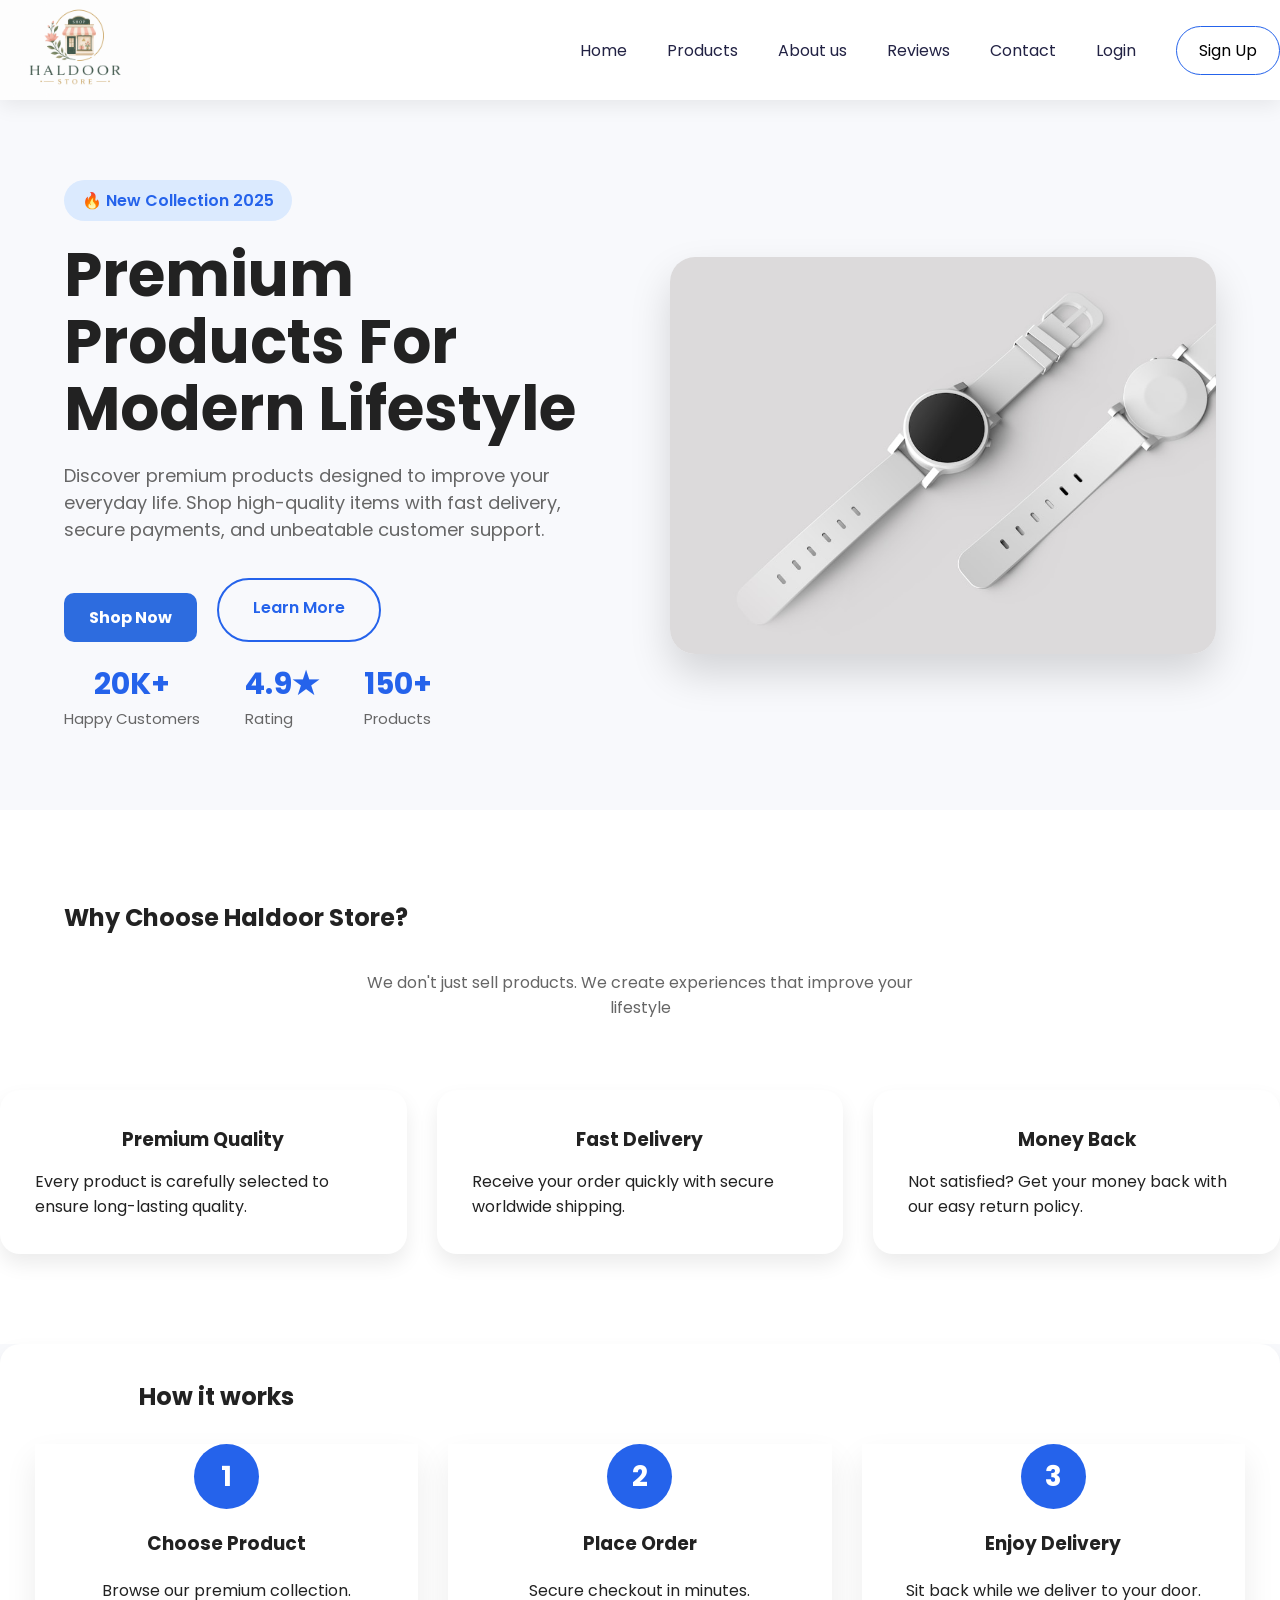
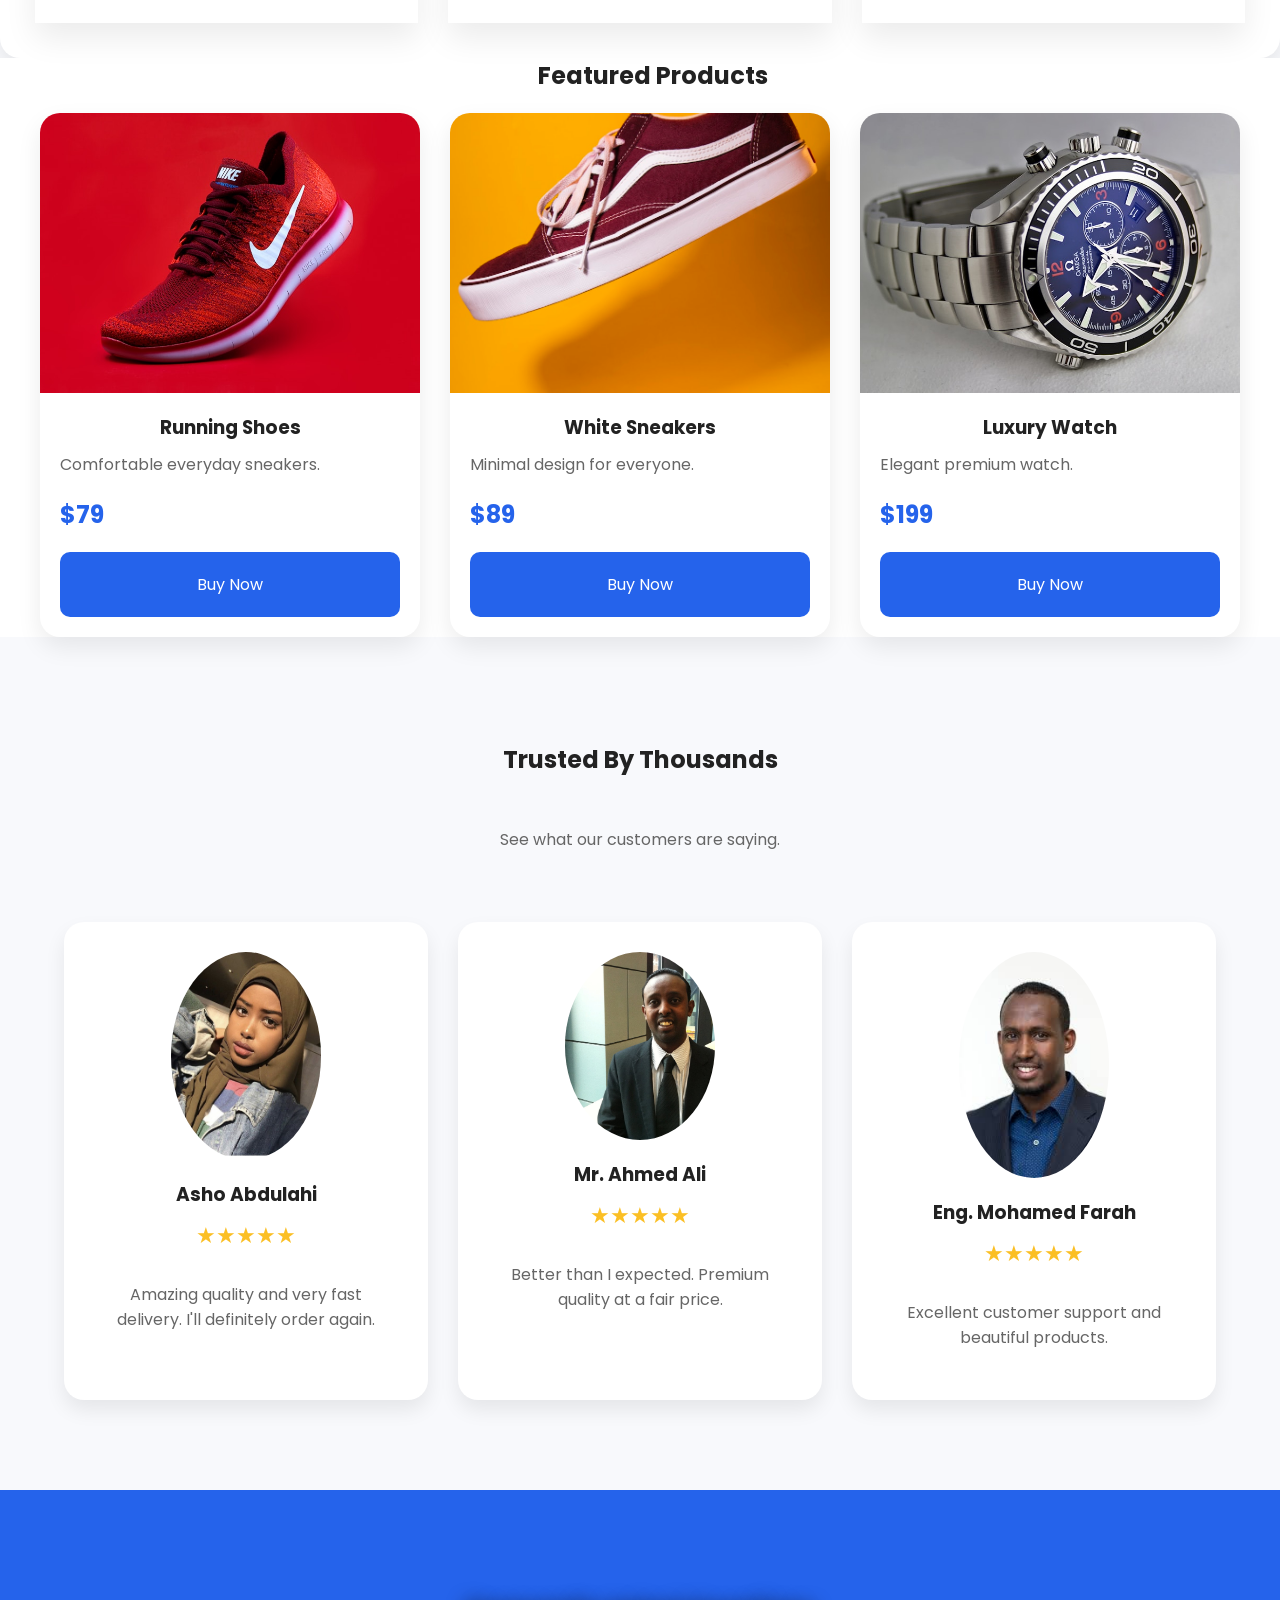
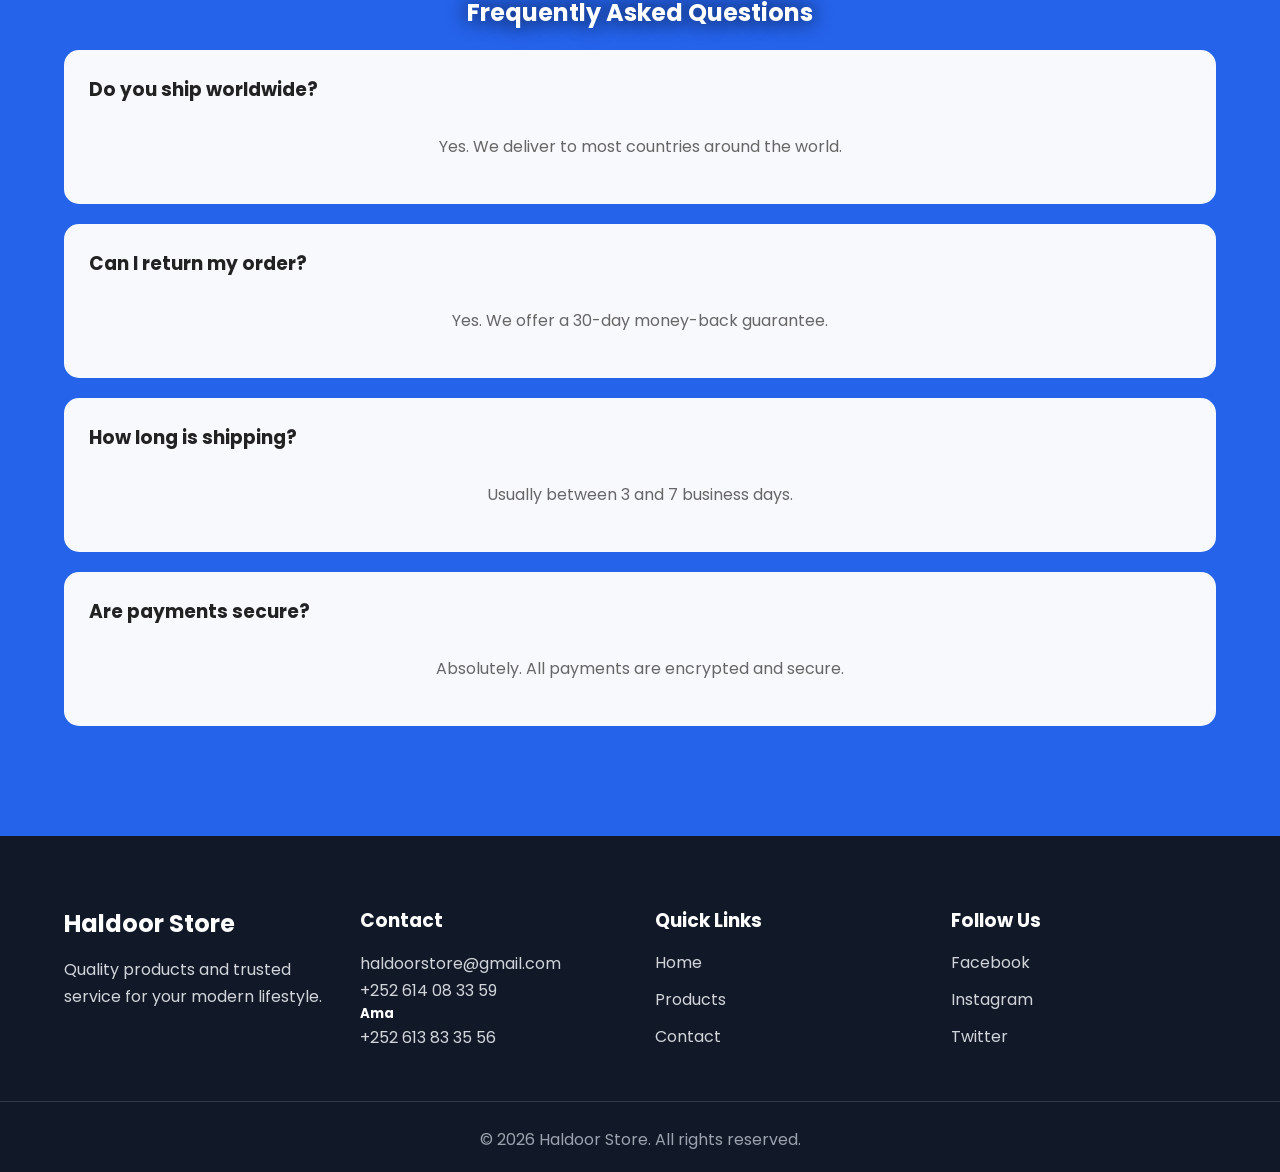
<file: index.html>
<!doctype html>
<html lang="en">

<head>
  <meta charset="UTF-8" />
  <meta name="viewport" content="width=device-width, initial-scale=1.0" />
  <title>Haldoor Store</title>
  <link rel="stylesheet" href="css/qurxin.css">
  <link rel="shortcut icon" href="images/favicon.png" type="image/x-icon">
</head>

<body>
  <header>
    <nav class="navbar">
      <div class="logo">
        <img src="images/logo.png" alt="Haldoor logo" />
      </div>
      <div class="links">
        <ul>
          <li><a href="index.html">Home</a></li>

          <li><a href="products.html">Products</a></li>
          <li><a href="about.html">About us</a></li>


          <li><a href="Reviews.html">Reviews</a></li>

          <li><a href="contact.html">Contact</a></li>

          <li><a href="login.html">Login</a></li>

          <li><a href="register.html" class="btn-nav">Sign Up</a></li>

        </ul>
      </div>
    </nav>
  </header>
  <section class="hero">
    <div class="hero-text">
      <div class="hero-tag">
        <span> 🔥 New Collection 2025 </span>
      </div>
      <h1>Premium Products For Modern Lifestyle</h1>
      <p>
        Discover premium products designed to improve your everyday life. Shop
        high-quality items with fast delivery, secure payments, and unbeatable
        customer support.
      </p>
      <div class="hero-btns">
        <a href="products.html" class="btn"> Shop Now </a>
        <a href="about.html" class="btn-outline"> Learn More </a>
      </div>
      <div class="stats">
        <div>
          <h3>20K+</h3>
          <p>Happy Customers</p>
        </div>
        <div>

          <h3>4.9★</h3>

          <p>Rating</p>
        </div>

        <div>
          <h3>150+</h3>

          <p>Products</p>
        </div>
      </div>
    </div>
    <div class="hero-img">
      <img src="images/watch.jpg" alt="">
    </div>


  </section>
  <section class="value">
    <div class="container">
      <h1>Why Choose Haldoor Store?</h1>
      <p class="section-text">We don't just sell products. We create experiences that improve your lifestyle</p>
    </div>
    <div class="cards">

      <div class="card">

        <h3>Premium Quality</h3>

        <p>

          Every product is carefully selected to ensure long-lasting quality.

        </p>
      </div>
      <div class="card">
        <h3>Fast Delivery</h3>
        <p>Receive your order quickly with secure worldwide shipping.</p>

      </div>
      <div class="card">

        <h3>Money Back</h3>

        <p>

          Not satisfied?
          Get your money back with our easy return policy.

        </p>

  </section>
  <!-- HOW IT WORKS -->
  <section class="steps">
    <div class="container2">
      <h2>How it works</h2>
      <div class="step-grid">

        <div class="step">

          <div class="number">
            1
          </div>

          <h3>Choose Product</h3>

          <p>

            Browse our premium collection.

          </p>

        </div>

        <div class="step">

          <div class="number">
            2
          </div>

          <h3>Place Order</h3>

          <p>

            Secure checkout in minutes.

          </p>

        </div>

        <div class="step">

          <div class="number">
            3
          </div>

          <h3>Enjoy Delivery</h3>

          <p>

            Sit back while we deliver to your door.

          </p>

        </div>

      </div>

    </div>

  </section>
  <!-- FEATURED PRODUCTS -->
  <section class="products">

    <div class="container3">

      <h2>

        Featured Products

      </h2>

      <div class="product-grid">

        <div class="product">

          <img src="images/shoes2-product.jpg">

          <h3>Running Shoes</h3>

          <p>

            Comfortable everyday sneakers.

          </p>

          <span>$79</span>

          <a href="#">
            Buy Now
          </a>

        </div>

        <div class="product">

          <img src="images/shoes1.jpg">

          <h3>White Sneakers</h3>

          <p>

            Minimal design for everyone.

          </p>

          <span>$89</span>

          <a href="#">
            Buy Now
          </a>

        </div>

        <div class="product">

          <img src="images/watchp-product.jpg">

          <h3>Luxury Watch</h3>

          <p>

            Elegant premium watch.

          </p>

          <span>$199</span>

          <a href="#">
            Buy Now
          </a>

        </div>

      </div>

    </div>

  </section>


  </section>
  <!-- TESTIMONIALS -->

  <section class="testimonials">

    <div class="container">

      <h2>Trusted By Thousands</h2>

      <p class="section-text">
        See what our customers are saying.
      </p>

      <div class="testimonial-grid">

        <div class="testimonial">

          <img src="images/customer1.jpg">

          <h3>Asho Abdulahi</h3>

          <span>★★★★★</span>

          <p>
            Amazing quality and very fast delivery.
            I'll definitely order again.
          </p>

        </div>

        <div class="testimonial">

          <img src="images/customer3.jpg">

          <h3>Mr. Ahmed Ali</h3>

          <span>★★★★★</span>

          <p>
            Better than I expected.
            Premium quality at a fair price.
          </p>

        </div>

        <div class="testimonial">

          <img src="images/customer2.jpg">

          <h3>Eng. Mohamed Farah</h3>

          <span>★★★★★</span>

          <p>
            Excellent customer support and beautiful products.
          </p>

        </div>

      </div>

    </div>


  </section>

  <!-- FAQ -->

  <section class="faq">

    <div class="container">

      <h2 style="margin-bottom: 5px;">Frequently Asked Questions</h2>

      <div class="faq-box">

        <h3>Do you ship worldwide?</h3>

        <p>
          Yes. We deliver to most countries around the world.
        </p>

      </div>

      <div class="faq-box">

        <h3>Can I return my order?</h3>

        <p>
          Yes. We offer a 30-day money-back guarantee.
        </p>

      </div>

      <div class="faq-box">

        <h3>How long is shipping?</h3>

        <p>
          Usually between 3 and 7 business days.
        </p>

      </div>

      <div class="faq-box">

        <h3>Are payments secure?</h3>

        <p>
          Absolutely. All payments are encrypted and secure.
        </p>

      </div>

    </div>

  </section>
  <!-- FOOTER -->
  <footer>
    <div class="containerf footer-grid">
      <div>
        <h2>Haldoor Store</h2>
        <p>Quality products and trusted service for your modern lifestyle.</p>
      </div>
      <div>
        <h3>Contact</h3>
        <p>haldoorstore@gmail.com</p>
        <p>+252 614 08 33 59</p>
        <h5>Ama</h5>
        <p>+252 613 83 35 56</p>
      </div>
      <div>
        <h3>Quick Links</h3>
        <a href="index.html">Home</a>
        <a href="products.html">Products</a>
        <a href="contact.html">Contact</a>
      </div>
      <div>
        <h3>Follow Us</h3>
        <a href="#">Facebook</a>
        <a href="#">Instagram</a>
        <a href="#">Twitter</a>
      </div>
    </div>
    <div class="copyright">&copy; 2026 Haldoor Store. All rights reserved.</div>
  </footer>


</body>

</html>
</file>
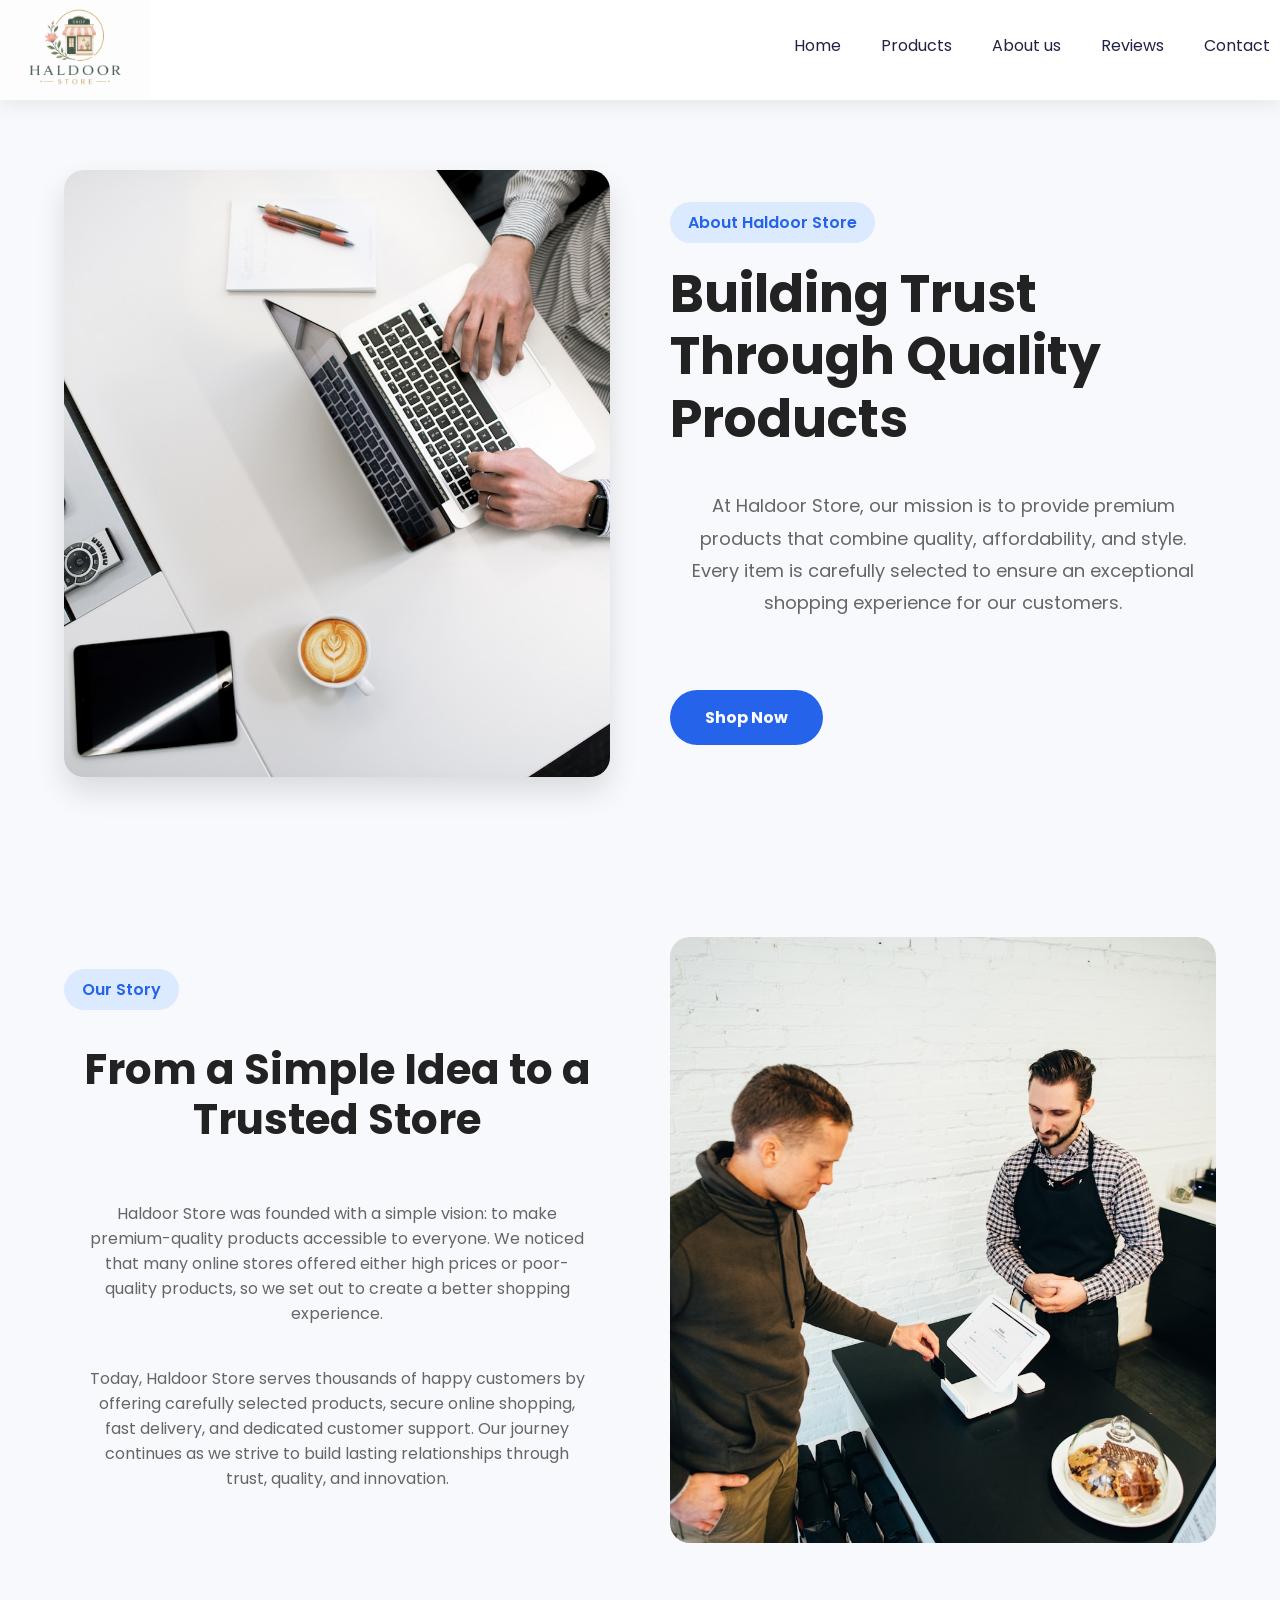
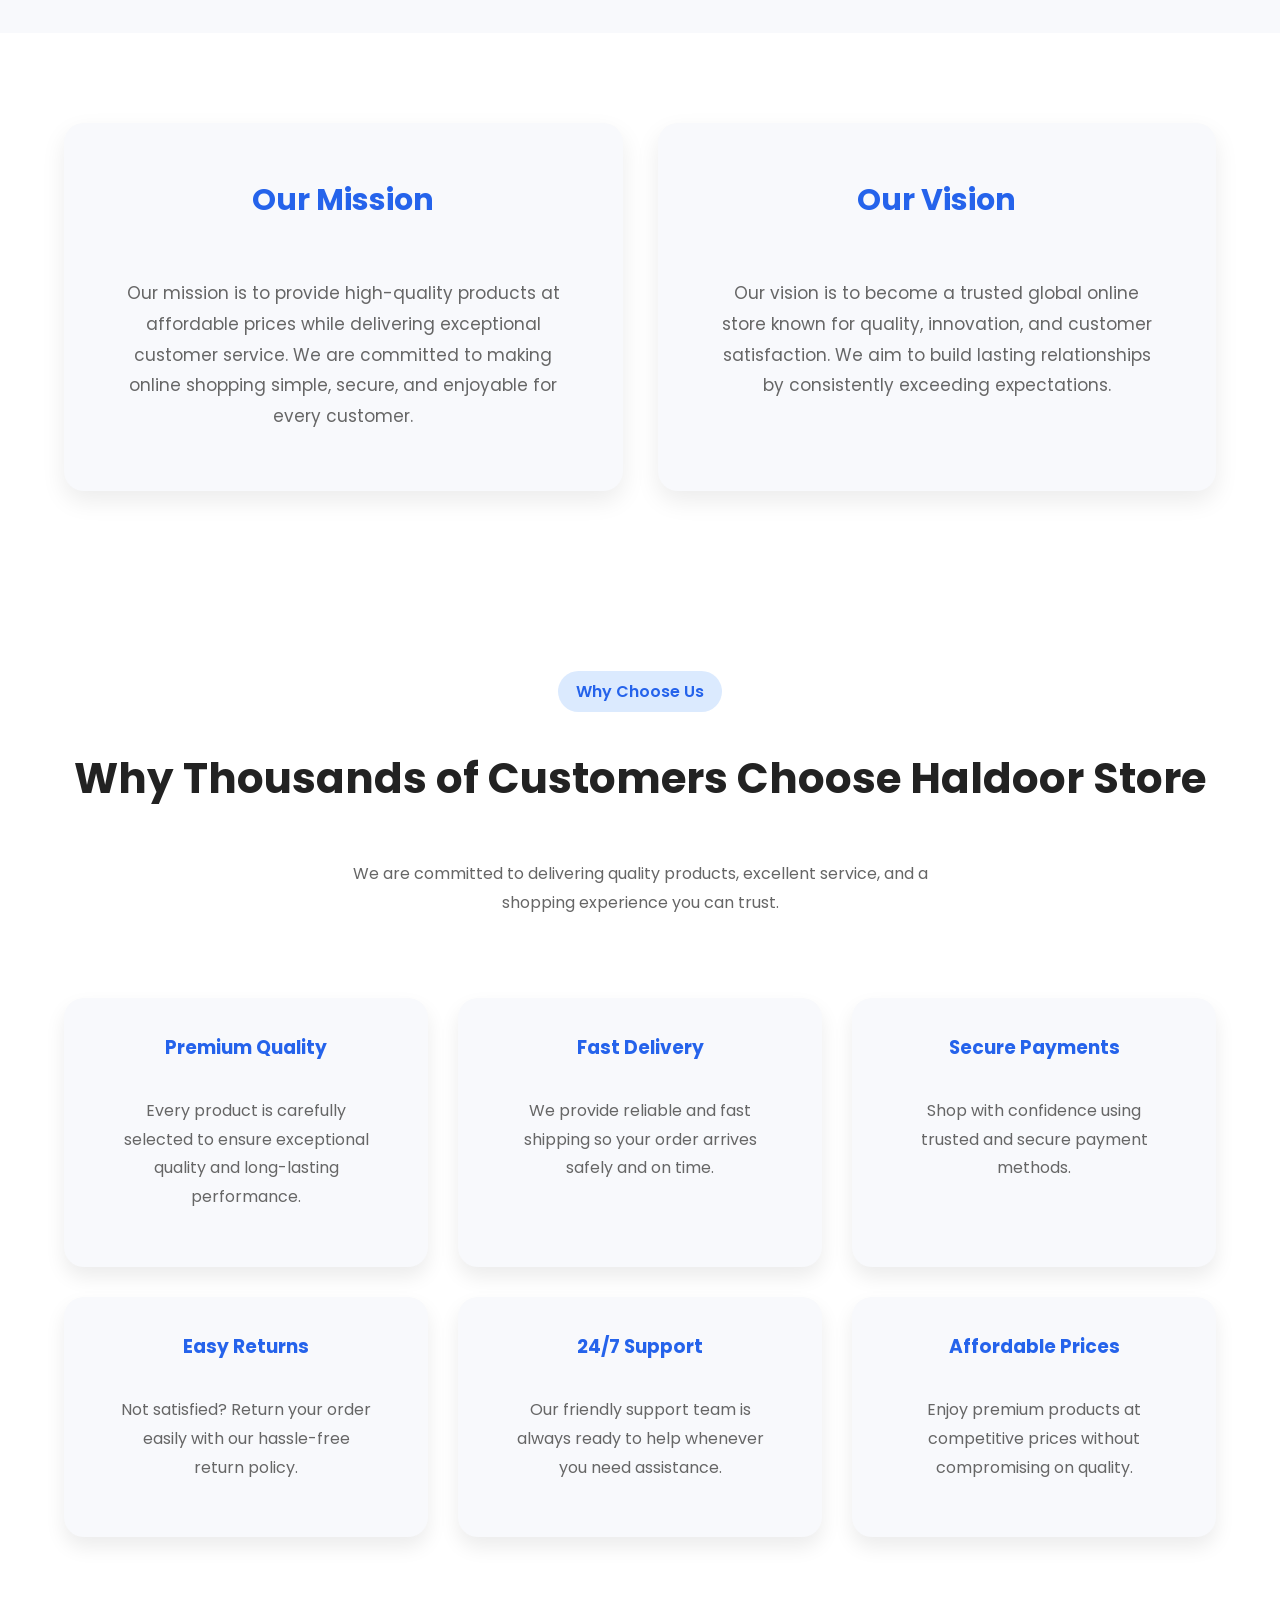
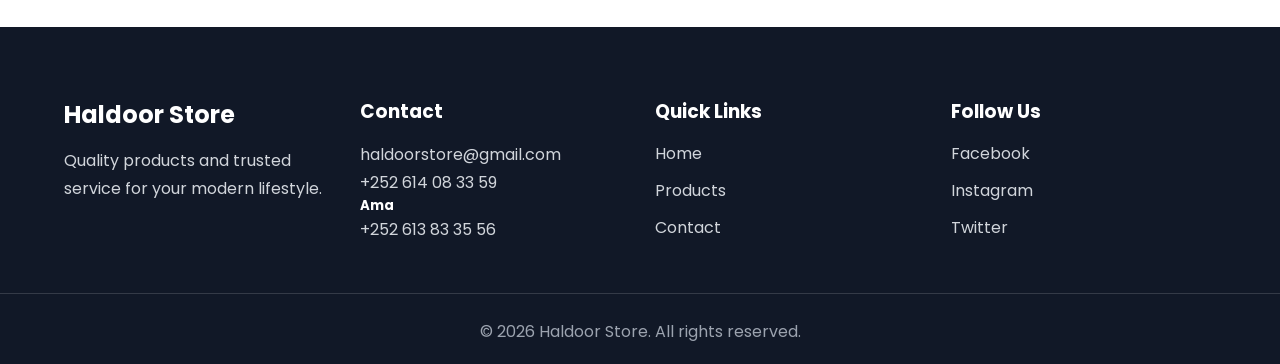
<file: about.html>
<!DOCTYPE html>
<html lang="en">

<head>
    <meta charset="UTF-8">
    <meta name="viewport" content="width=device-width, initial-scale=1.0">
    <title>Haldoor Store</title>
    <link rel="stylesheet" href="css/qurxin.css">
    <link rel="shortcut icon" href="images/favicon.png" type="image/x-icon">
</head>

<body>
    <header>
        <nav class="navbar">
            <div class="logo">
                <img src="images/logo.png" alt="Haldoor logo" />
            </div>
            <div class="links" style="margin-bottom: 10px; margin-right: 10px;">
                <ul>
                    <li><a href="index.html">Home</a></li>

                    <li><a href="products.html">Products</a></li>
                    <li><a href="about.html">About us</a></li>

                    <li><a href="Reviews.html">Reviews</a></li>

                    <li><a href="contact.html">Contact</a></li>



                </ul>
            </div>
        </nav>
    </header>
    <!-- About Hero -->

    <section class="about-hero">

        <div class="container">

            <div class="about-image">

                <img src="images/aboutsp1.jpg" alt="About NovaStore">

            </div>

            <div class="about-content">

                <span class="tag">About Haldoor Store</span>

                <h1>Building Trust Through Quality Products</h1>

                <p>
                    At Haldoor Store, our mission is to provide premium products that
                    combine quality, affordability, and style. Every item is
                    carefully selected to ensure an exceptional shopping experience
                    for our customers.
                </p>

                <a href="products.html" class="btn">Shop Now</a>

            </div>

        </div>

    </section>
    <!-- Our Story -->

    <section class="our-story">

        <div class="container">

            <div class="story-content">

                <span class="tag">Our Story</span>

                <h2>From a Simple Idea to a Trusted Store</h2>

                <p>
                    Haldoor Store was founded with a simple vision: to make premium-quality
                    products accessible to everyone. We noticed that many online stores
                    offered either high prices or poor-quality products, so we set out
                    to create a better shopping experience.
                </p>

                <p>
                    Today, Haldoor Store serves thousands of happy customers by offering
                    carefully selected products, secure online shopping, fast delivery,
                    and dedicated customer support. Our journey continues as we strive
                    to build lasting relationships through trust, quality, and
                    innovation.
                </p>

            </div>

            <div class="story-image">

                <img src="images/aboutp2.jpg" alt="Our Story">

            </div>

        </div>

    </section>
    <!-- Mission & Vision -->

    <section class="mission-vision">

        <div class="container">

            <div class="mission-card">

                <h2>Our Mission</h2>

                <p>
                    Our mission is to provide high-quality products at affordable
                    prices while delivering exceptional customer service. We are
                    committed to making online shopping simple, secure, and enjoyable
                    for every customer.
                </p>

            </div>

            <div class="vision-card">

                <h2>Our Vision</h2>

                <p>
                    Our vision is to become a trusted global online store known for
                    quality, innovation, and customer satisfaction. We aim to build
                    lasting relationships by consistently exceeding expectations.
                </p>

            </div>

        </div>

    </section>
    <!-- Why Choose Us -->

    <section class="why-choose">

        <div class="container">

            <div class="section-title">

                <span class="tag">Why Choose Us</span>

                <h2>Why Thousands of Customers Choose Haldoor Store</h2>

                <p>
                    We are committed to delivering quality products, excellent service,
                    and a shopping experience you can trust.
                </p>

            </div>

            <div class="choose-grid">

                <div class="choose-card">

                    <h3>Premium Quality</h3>

                    <p>
                        Every product is carefully selected to ensure exceptional
                        quality and long-lasting performance.
                    </p>

                </div>

                <div class="choose-card">

                    <h3>Fast Delivery</h3>

                    <p>
                        We provide reliable and fast shipping so your order arrives
                        safely and on time.
                    </p>

                </div>

                <div class="choose-card">

                    <h3>Secure Payments</h3>

                    <p>
                        Shop with confidence using trusted and secure payment methods.
                    </p>

                </div>

                <div class="choose-card">

                    <h3>Easy Returns</h3>

                    <p>
                        Not satisfied? Return your order easily with our hassle-free
                        return policy.
                    </p>

                </div>

                <div class="choose-card">

                    <h3>24/7 Support</h3>

                    <p>
                        Our friendly support team is always ready to help whenever
                        you need assistance.
                    </p>

                </div>

                <div class="choose-card">

                    <h3>Affordable Prices</h3>

                    <p>
                        Enjoy premium products at competitive prices without
                        compromising on quality.
                    </p>

                </div>

            </div>

        </div>

    </section>
    <!-- FOOTER -->
    <footer>
        <div class="containerf footer-grid">
            <div>
                <h2>Haldoor Store</h2>
                <p>Quality products and trusted service for your modern lifestyle.</p>
            </div>
            <div>
                <h3>Contact</h3>
                <p>haldoorstore@gmail.com</p>
                <p>+252 614 08 33 59</p>
                <h5>Ama</h5>
                <p>+252 613 83 35 56</p>
            </div>
            <div>
                <h3>Quick Links</h3>
                <a href="index.html">Home</a>
                <a href="products.html">Products</a>
                <a href="contact.html">Contact</a>
            </div>
            <div>
                <h3>Follow Us</h3>
                <a href="#">Facebook</a>
                <a href="#">Instagram</a>
                <a href="#">Twitter</a>
            </div>
        </div>
        <div class="copyright">&copy; 2026 Haldoor Store. All rights reserved.</div>
    </footer>

</body>

</html>
</file>
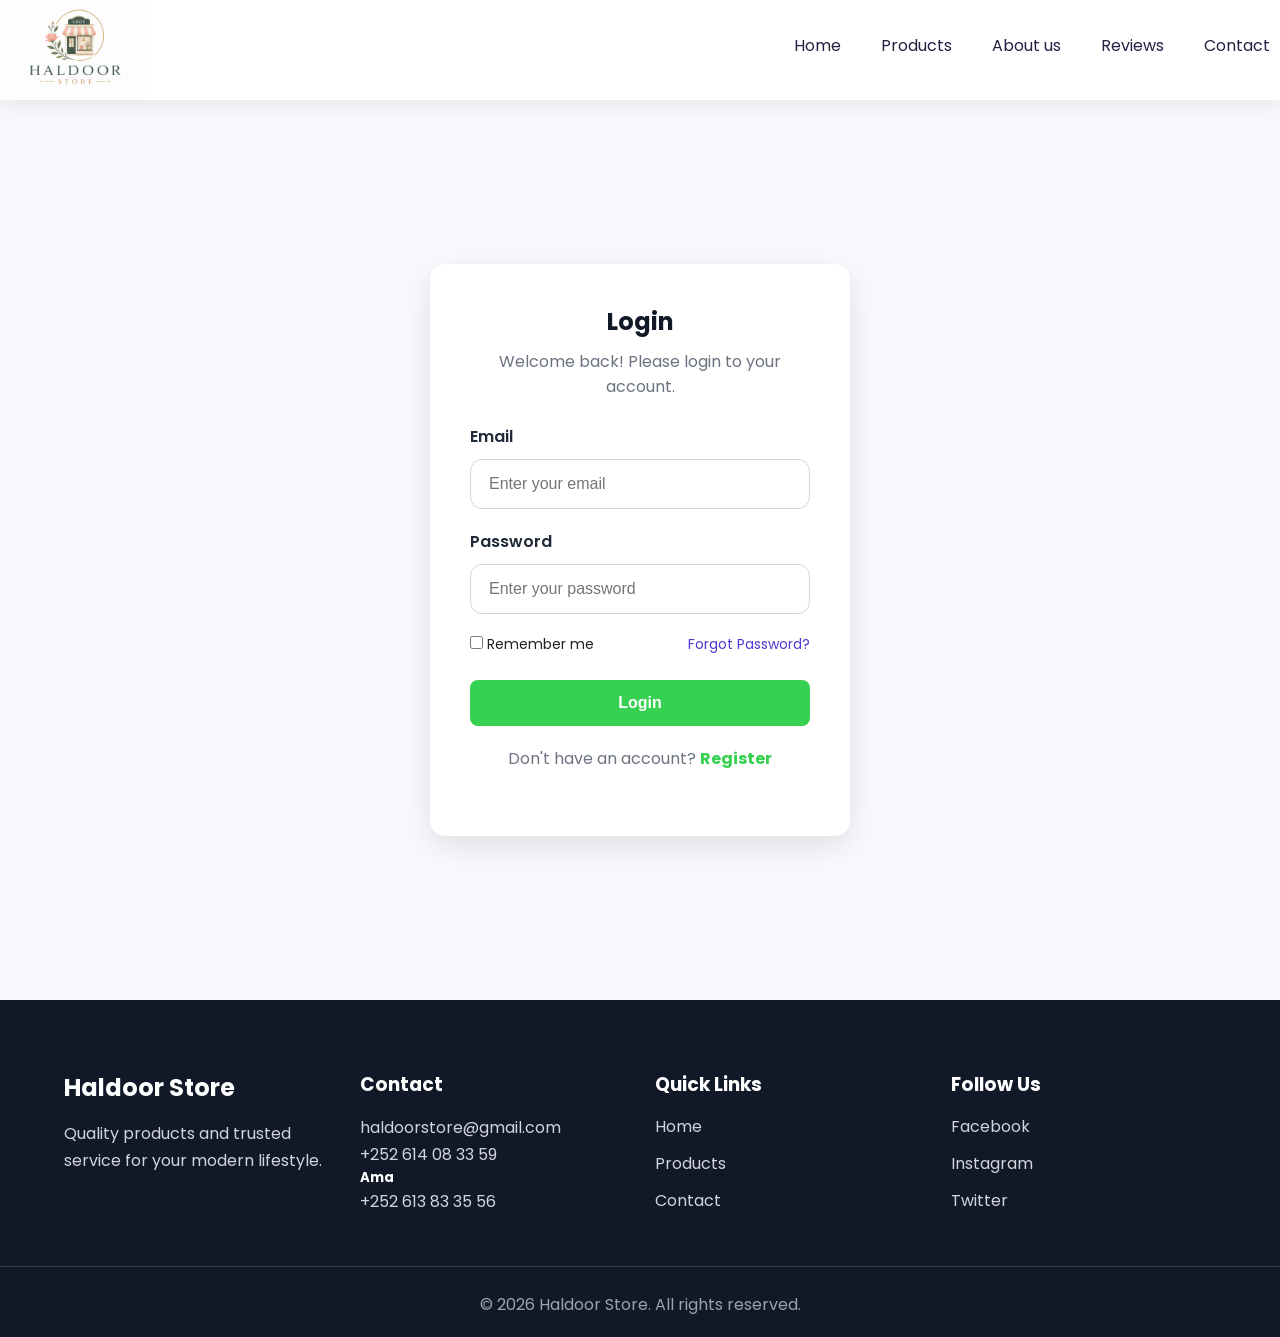
<file: login.html>
<!DOCTYPE html>
<html lang="en">

<head>
    <meta charset="UTF-8">
    <meta name="viewport" content="width=device-width, initial-scale=1.0">
    <title>Haldoor Store</title>
    <link rel="stylesheet" href="css/qurxin.css">
    <link rel="shortcut icon" href="images/favicon.png" type="image/x-icon">

</head>

<body>
    <header>
        <nav class="navbar">
            <div class="logo">
                <img src="images/logo.png" alt="Haldoor logo" />
            </div>
            <div class="links" style="margin-bottom: 10px; margin-right: 10px;">
                <ul>
                    <li><a href="index.html">Home</a></li>

                    <li><a href="products.html">Products</a></li>
                    <li><a href="about.html">About us</a></li>

                    <li><a href="Reviews.html">Reviews</a></li>

                    <li><a href="contact.html">Contact</a></li>



                </ul>
            </div>
        </nav>
    </header>
    <section class="login-section">

        <form class="login-form">

            <h2>Login</h2>
            <p>Welcome back! Please login to your account.</p>

            <div class="input-box">
                <label>Email</label>
                <input type="email" placeholder="Enter your email" required>
            </div>

            <div class="input-box">
                <label>Password</label>
                <input type="password" placeholder="Enter your password" required>
            </div>

            <div class="remember">
                <label>
                    <input type="checkbox">
                    Remember me
                </label>

                <a href="#">Forgot Password?</a>
            </div>

            <button type="submit">Login</button>

            <p class="register">
                Don't have an account?
                <a href="register.html">Register</a>
            </p>

        </form>

    </section>
    <!-- FOOTER -->

    <footer>
        <div class="containerf footer-grid">
            <div>
                <h2>Haldoor Store</h2>
                <p>Quality products and trusted service for your modern lifestyle.</p>
            </div>
            <div>
                <h3>Contact</h3>
                <p>haldoorstore@gmail.com</p>
                <p>+252 614 08 33 59</p>
                <h5>Ama</h5>
                <p>+252 613 83 35 56</p>
            </div>
            <div>
                <h3>Quick Links</h3>
                <a href="index.html">Home</a>
                <a href="products.html">Products</a>
                <a href="contact.html">Contact</a>
            </div>
            <div>
                <h3>Follow Us</h3>
                <a href="#">Facebook</a>
                <a href="#">Instagram</a>
                <a href="#">Twitter</a>
            </div>
        </div>
        <div class="copyright">&copy; 2026 Haldoor Store. All rights reserved.</div>
    </footer>
</body>

</html>
</file>
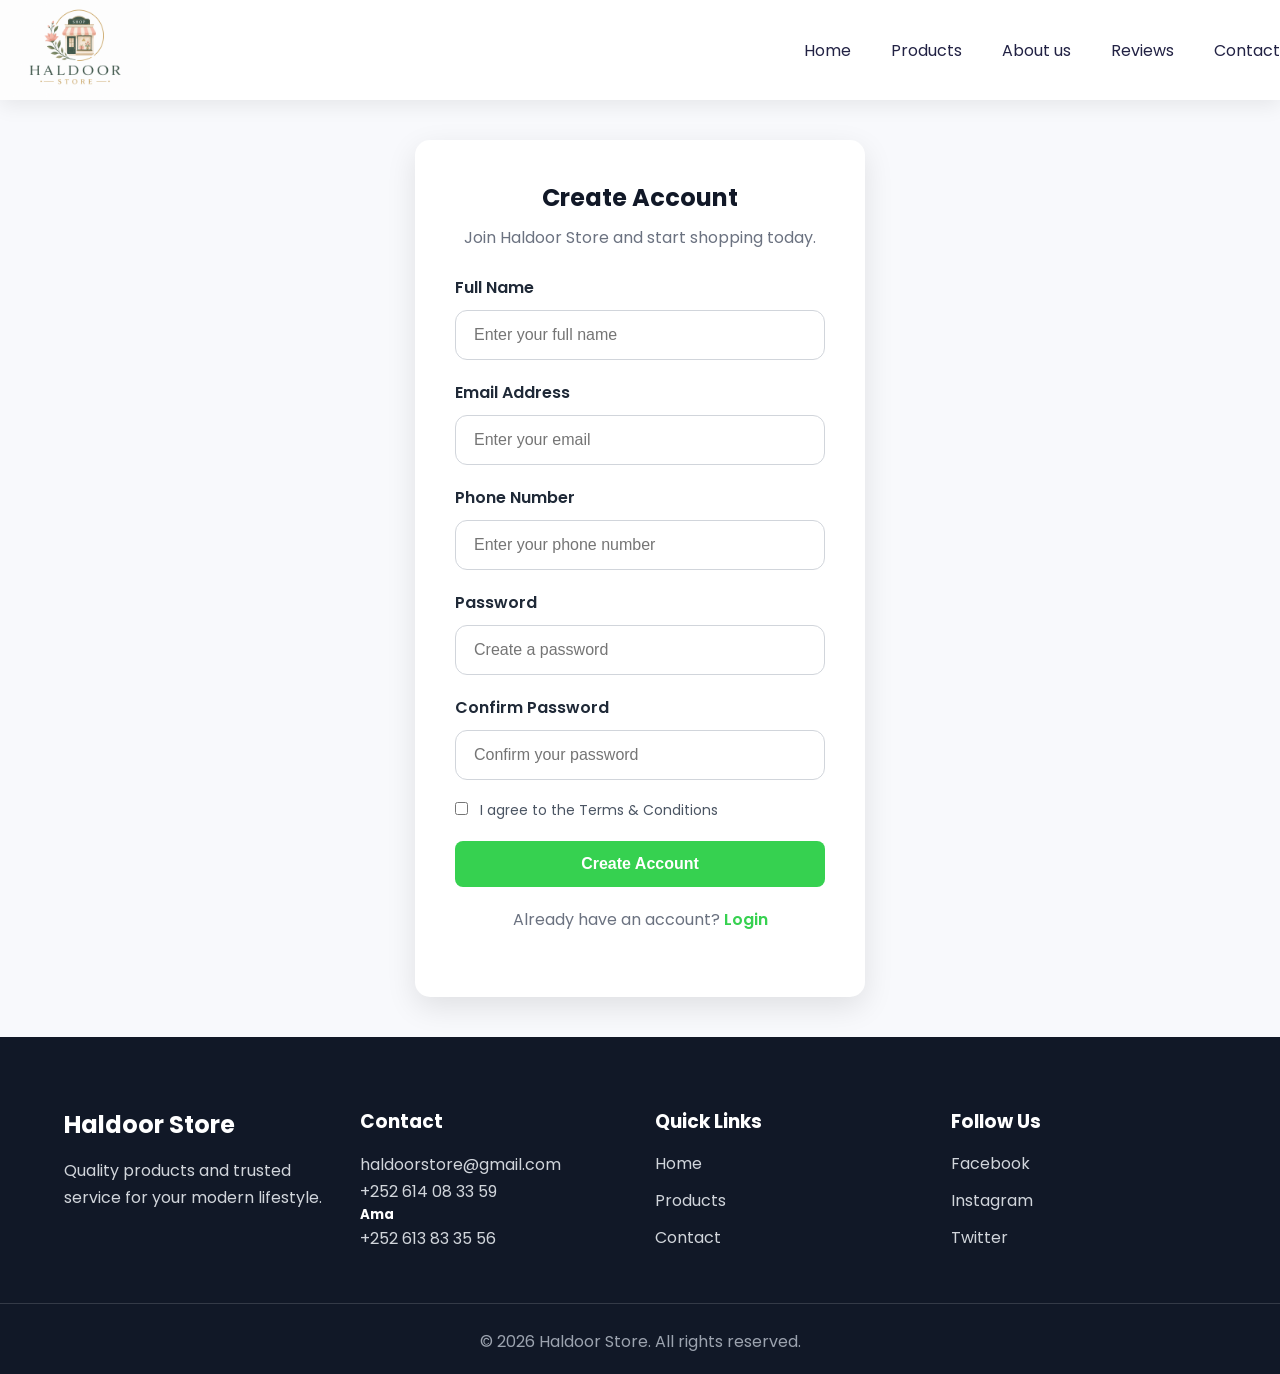
<file: register.html>
<!DOCTYPE html>
<html lang="en">

<head>
    <meta charset="UTF-8">
    <meta name="viewport" content="width=device-width, initial-scale=1.0">
    <title>Haldoor Store</title>
    <link rel="stylesheet" href="css/qurxin.css">
    <link rel="shortcut icon" href="images/favicon.png" type="image/x-icon">

</head>

<body>
    <header>
        <nav class="navbar">
            <div class="logo">
                <img src="images/logo.png" alt="" />
            </div>
            <div class="links">
                <ul>
                    <li><a href="index.html">Home</a></li>

                    <li><a href="products.html">Products</a></li>
                    <li><a href="about.html">About us</a></li>

                    <li><a href="Reviews.html">Reviews</a></li>

                    <li><a href="contact.html">Contact</a></li>



                </ul>
            </div>
        </nav>
    </header>
    <section class="register-section">

        <form class="register-form">

            <h2>Create Account</h2>
            <p>Join Haldoor Store and start shopping today.</p>

            <div class="input-box">
                <label>Full Name</label>
                <input type="text" placeholder="Enter your full name" required>
            </div>

            <div class="input-box">
                <label>Email Address</label>
                <input type="email" placeholder="Enter your email" required>
            </div>

            <div class="input-box">
                <label>Phone Number</label>
                <input type="tel" placeholder="Enter your phone number" required>
            </div>

            <div class="input-box">
                <label>Password</label>
                <input type="password" placeholder="Create a password" required>
            </div>

            <div class="input-box">
                <label>Confirm Password</label>
                <input type="password" placeholder="Confirm your password" required>
            </div>

            <div class="terms">
                <label>
                    <input type="checkbox" required>
                    I agree to the Terms & Conditions
                </label>
            </div>

            <button type="submit">Create Account</button>

            <p class="login-link">
                Already have an account?
                <a href="login.html">Login</a>
            </p>

        </form>

    </section>
    <!-- FOOTER -->

    <footer>
        <div class="containerf footer-grid">
            <div>
                <h2>Haldoor Store</h2>
                <p>Quality products and trusted service for your modern lifestyle.</p>
            </div>
            <div>
                <h3>Contact</h3>
                <p>haldoorstore@gmail.com</p>
                <p>+252 614 08 33 59</p>
                <h5>Ama</h5>
                <p>+252 613 83 35 56</p>
            </div>
            <div>
                <h3>Quick Links</h3>
                <a href="index.html">Home</a>
                <a href="products.html">Products</a>
                <a href="contact.html">Contact</a>
            </div>
            <div>
                <h3>Follow Us</h3>
                <a href="#">Facebook</a>
                <a href="#">Instagram</a>
                <a href="#">Twitter</a>
            </div>
        </div>
        <div class="copyright">&copy; 2026 Haldoor Store. All rights reserved.</div>
    </footer>
</body>

</html>
</file>
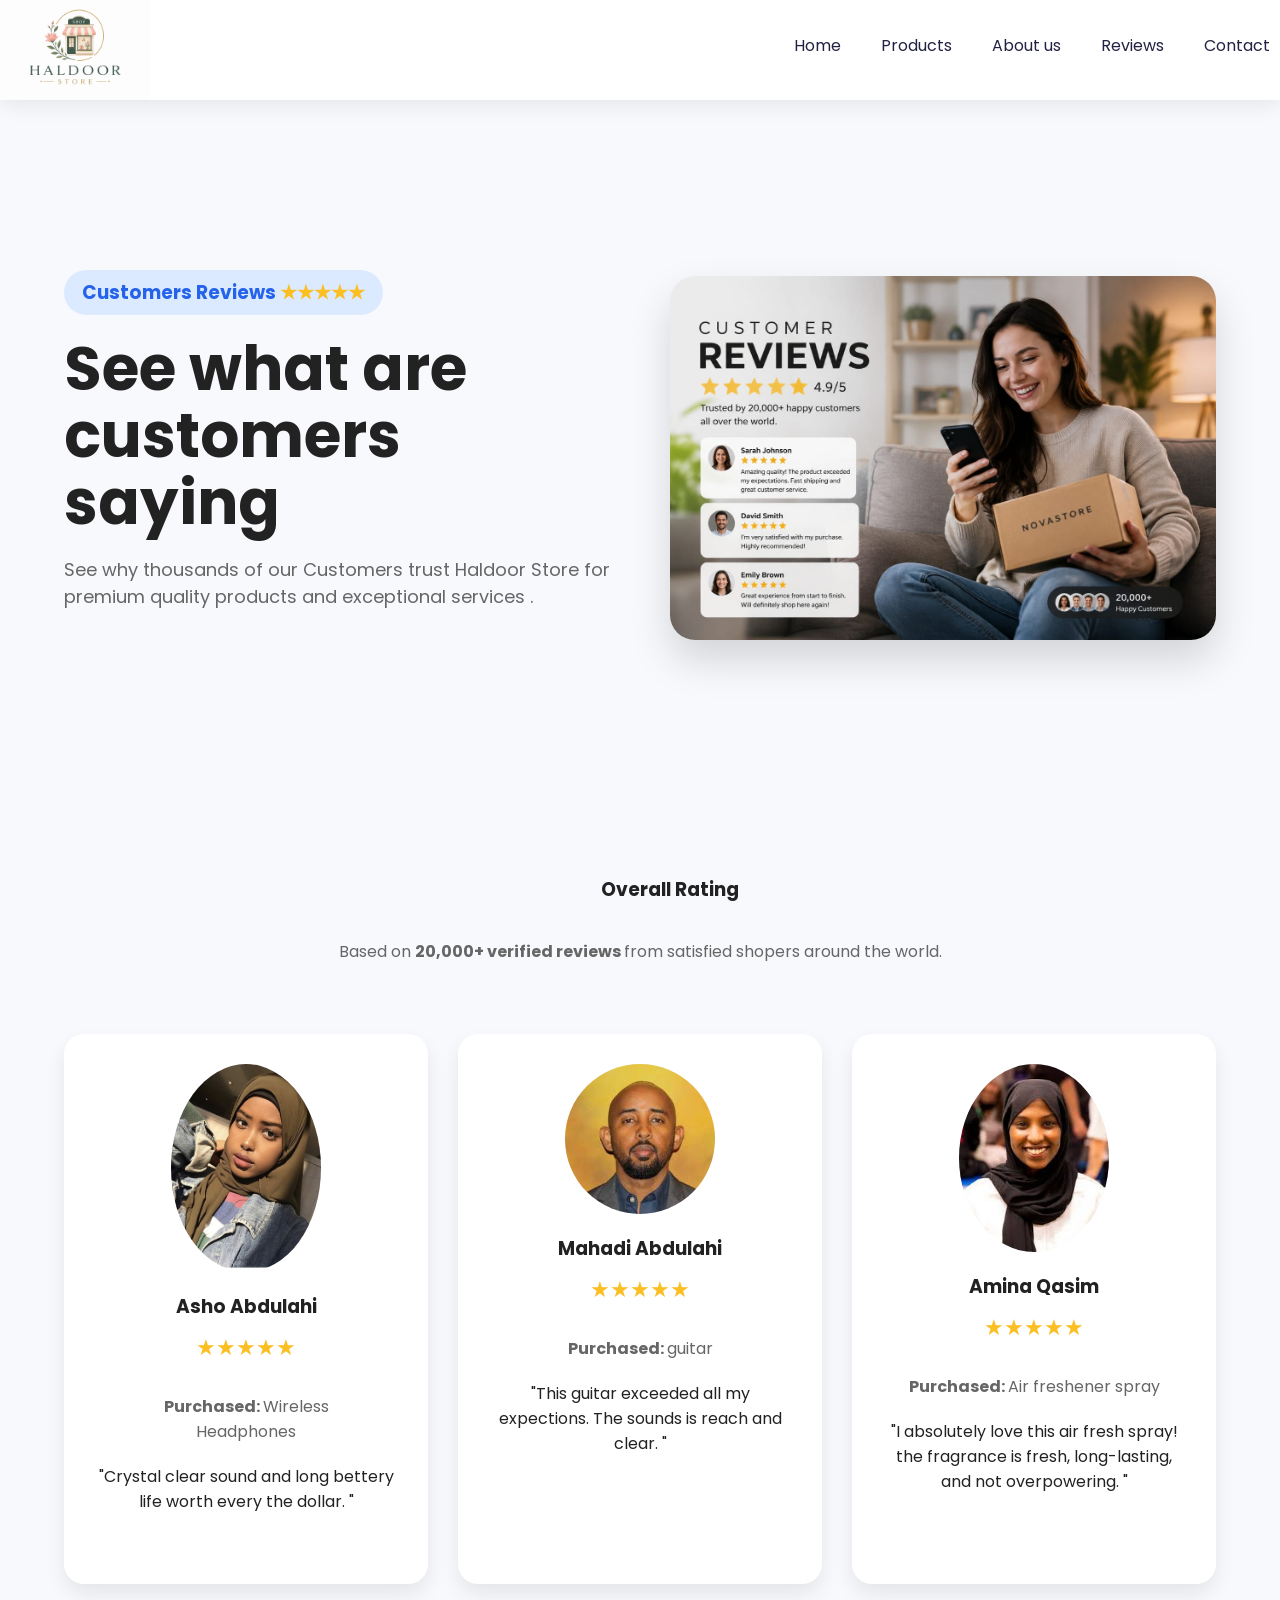
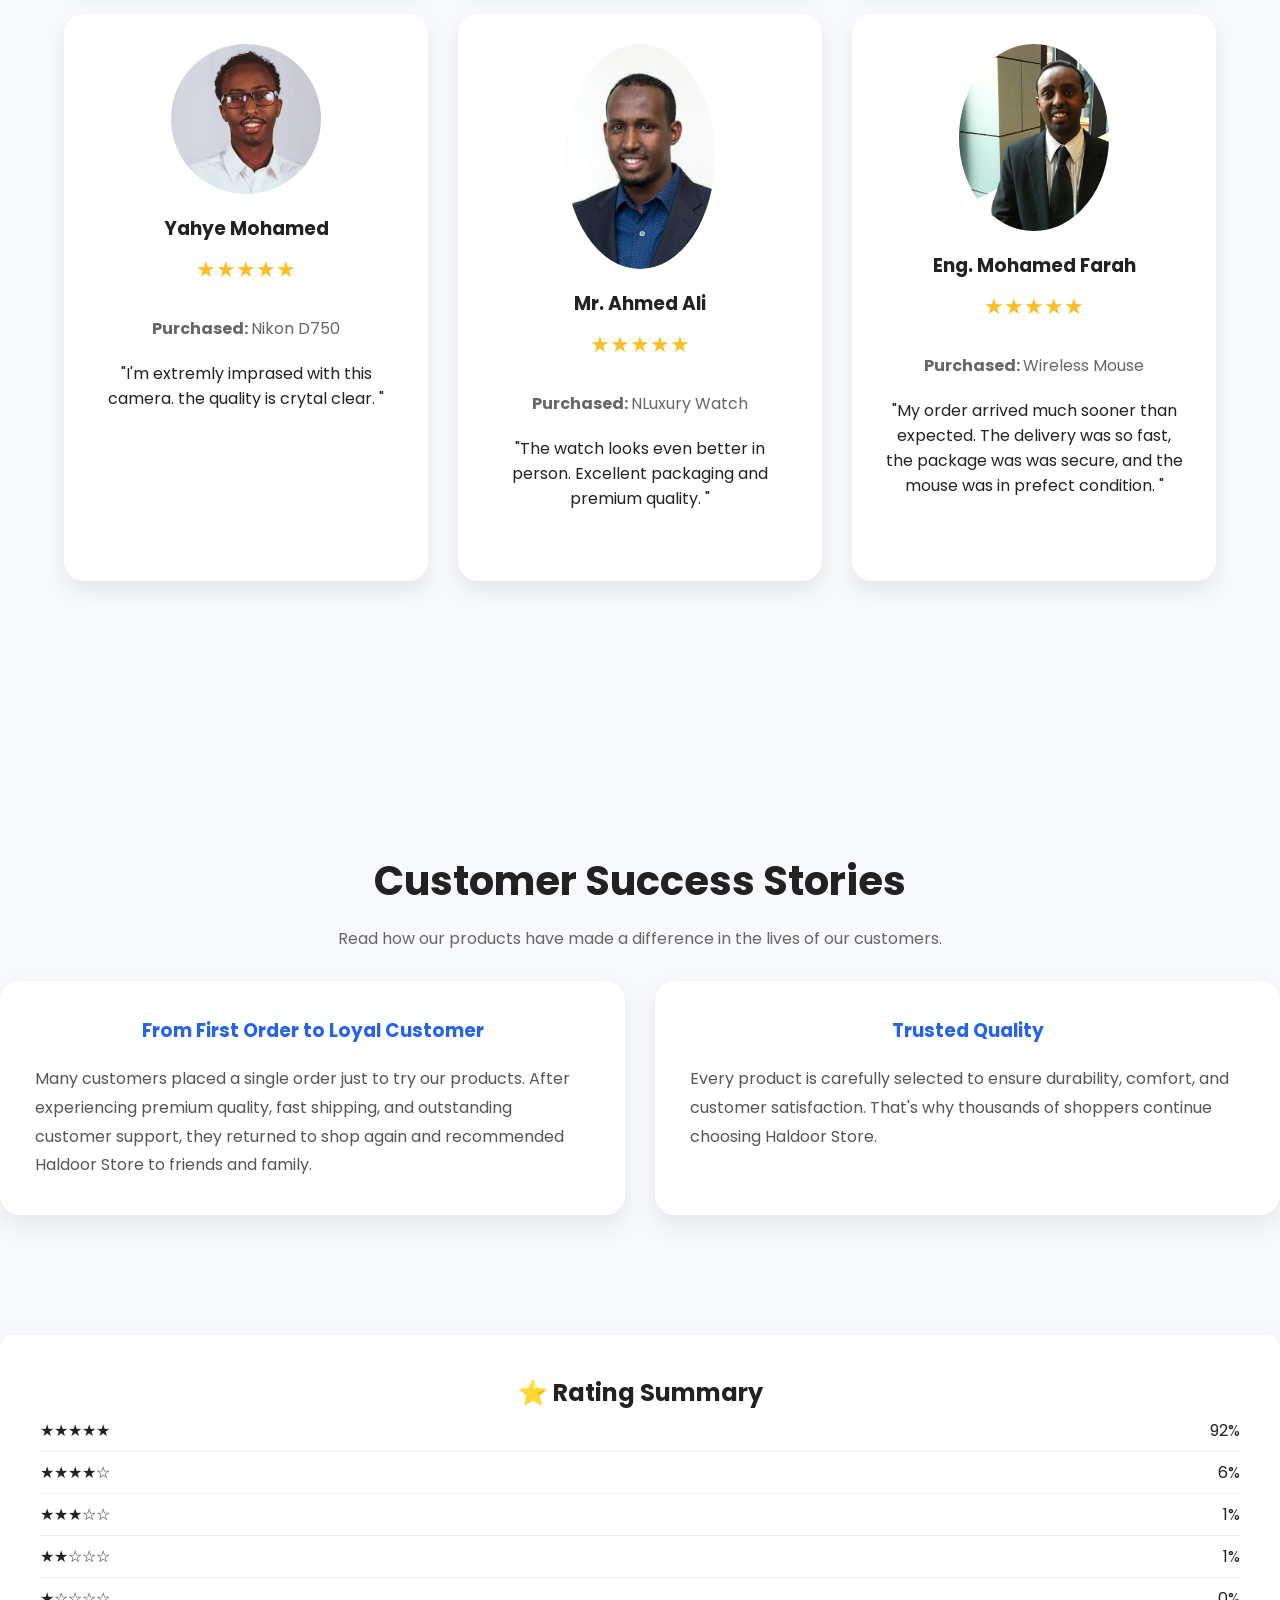
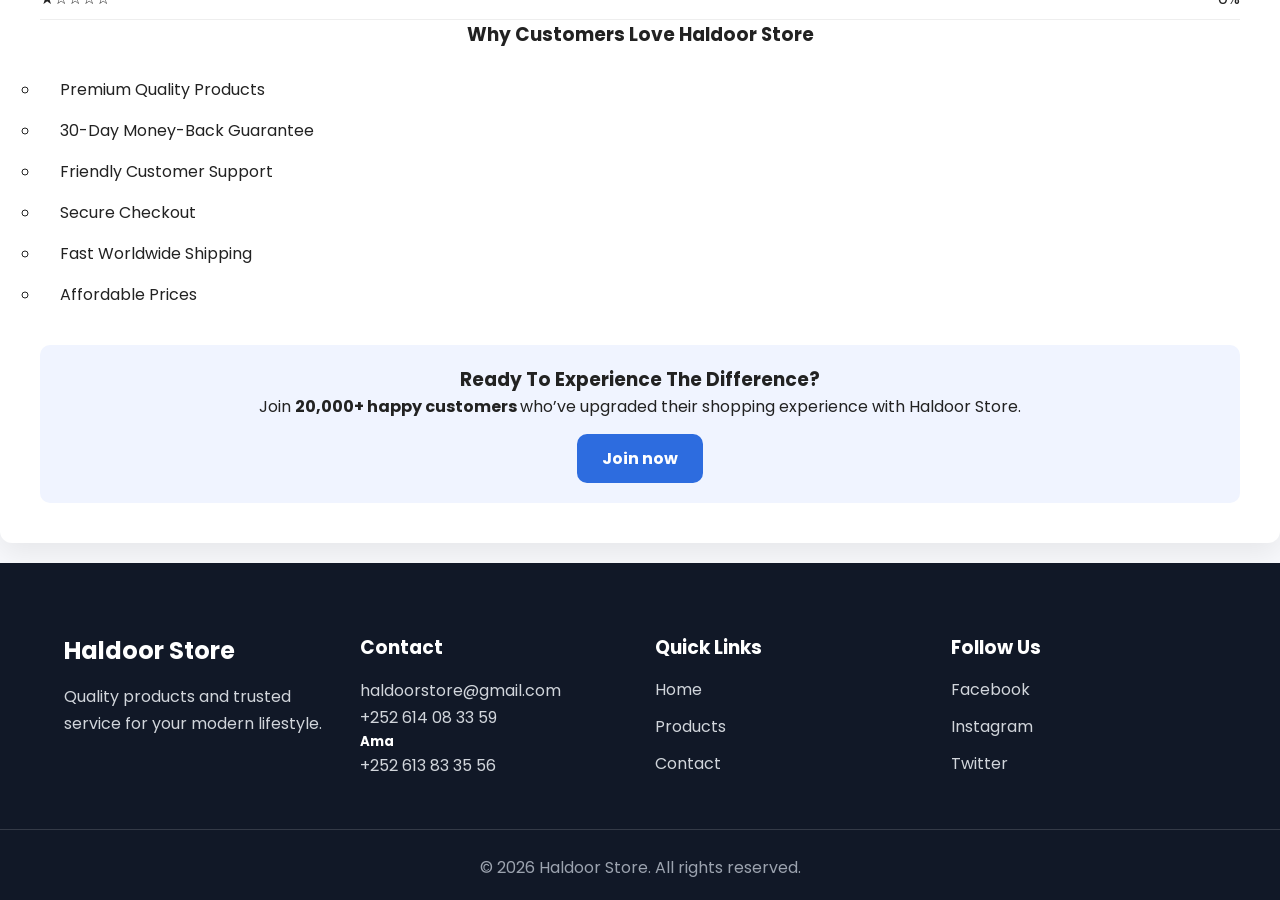
<file: Reviews.html>
<!DOCTYPE html>
<html lang="en">

<head>
    <meta charset="UTF-8">
    <meta name="viewport" content="width=device-width, initial-scale=1.0">
    <title>Haldoor Store</title>
    <link rel="stylesheet" href="css/qurxin.css">
    <link rel="shortcut icon" href="images/favicon.png" type="image/x-icon">

</head>

<body>
    <header>
        <nav class="navbar">
            <div class="logo">
                <img src="images/logo.png" alt="Haldoor logo" />
            </div>
            <div class="links" style="margin-bottom: 10px; margin-right: 10px;">
                <ul>
                    <li><a href="index.html">Home</a></li>

                    <li><a href="products.html">Products</a></li>
                    <li><a href="about.html">About us</a></li>

                    <li><a href="Reviews.html">Reviews</a></li>

                    <li><a href="contact.html">Contact</a></li>



                </ul>
            </div>
        </nav>
    </header>
    <section>
        <section class="hero">

            <div class="hero-text">
                <div class="hero-tag">
                    <h3>Customers Reviews <span style="color: #fbbf24;">★★★★★</span></h3>
                </div>
                <h1>See what are customers <br>saying </h1>
                <p>See why thousands of our Customers trust Haldoor Store for premium quality products and exceptional
                    services .</p>



            </div>
            <div class="hero-img">
                <img src="images/review.jpeg" alt="">
            </div>
            <div class="review">
                <div class="review-rate">



                </div>
        </section>


        <section class="testimonials">

            <div class="container">

                <h1 style="text-align: center; margin-left: 60px;">Overall Rating</h1>

                <p class="section-text">
                    Based on <strong>20,000+ verified reviews </strong>from satisfied shopers around the world. </p>

                <div class="testimonial-grid">

                    <div class="testimonial">

                        <img src="images/reviewcos11.jpg">

                        <h3>Asho Abdulahi</h3>

                        <span>★★★★★</span>

                        <p>
                            <strong>Purchased: </strong>Wireless Headphones
                        <blockquote>"Crystal clear sound and long bettery life worth every the dollar. "</blockquote>
                        </p>

                    </div>
                    <div class="testimonial">

                        <img src="images/review-customer2.jpg">

                        <h3>Mahadi Abdulahi</h3>

                        <span>★★★★★</span>

                        <p>
                            <strong>Purchased: </strong>guitar
                        <blockquote>"This guitar exceeded all my expections. The sounds is reach and clear. "
                        </blockquote>
                        </p>

                    </div>
                    <div class="testimonial">

                        <img src="images/review-customer4jpg.jpg">

                        <h3>Amina Qasim</h3>

                        <span>★★★★★</span>

                        <p>
                            <strong>Purchased: </strong>Air freshener spray
                        <blockquote>"I absolutely love this air fresh spray! the fragrance is fresh, long-lasting, and
                            not overpowering. "</blockquote>
                        </p>

                    </div>
                    <div class="testimonial">

                        <img src="images/review-customer1.jpg">

                        <h3>Yahye Mohamed </h3>

                        <span>★★★★★</span>

                        <p>
                            <strong>Purchased: </strong>Nikon D750
                        <blockquote>"I'm extremly imprased with this camera. the quality is crytal clear. "</blockquote>
                        </p>

                    </div>

                    <div class="testimonial">

                        <img src="images/reviewcos33.jpg">

                        <h3>Mr. Ahmed Ali</h3>

                        <span>★★★★★</span>

                        <p>
                            <strong>Purchased: </strong>NLuxury Watch

                        <blockquote>"The watch looks even better in person. Excellent packaging and premium quality. "
                        </blockquote>
                        </p>

                    </div>

                    <div class="testimonial">

                        <img src="images/riviewco22.jpg">

                        <h3>Eng. Mohamed Farah</h3>

                        <span>★★★★★</span>

                        <p>
                            <strong>Purchased: </strong>Wireless Mouse
                        <blockquote>"My order arrived much sooner than expected. The delivery was so fast, the package
                            was was secure, and the mouse was in prefect condition. "</blockquote>
                        </p>

                    </div>

                </div>

            </div>

        </section>


    </section>
    <section class="success">

        <div class="container-stry">

            <div class="title">
                <h2>Customer Success Stories</h2>
                <p>
                    Read how our products have made a difference in the lives of our customers.
                </p>
            </div>

            <div class="success-container">

                <div class="story-card">

                    <h3>From First Order to Loyal Customer</h3>

                    <p>
                        Many customers placed a single order just to try our products.
                        After experiencing premium quality, fast shipping, and outstanding customer support,
                        they returned to shop again and recommended Haldoor Store to friends and family.
                    </p>

                </div>

                <div class="story-card">

                    <h3>Trusted Quality</h3>

                    <p>
                        Every product is carefully selected to ensure durability,
                        comfort, and customer satisfaction.
                        That's why thousands of shoppers continue choosing Haldoor Store.
                    </p>

                </div>

            </div>

        </div>

    </section>
    <section class="rating-section">
        <div class="container-rt">

            <h2>⭐ Rating Summary</h2>

            <div class="ratings">
                <p>★★★★★ <span>92%</span></p>
                <p>★★★★☆ <span>6%</span></p>
                <p>★★★☆☆ <span>1%</span></p>
                <p>★★☆☆☆ <span>1%</span></p>
                <p>★☆☆☆☆ <span>0%</span></p>
            </div>

            <h3>Why Customers Love Haldoor Store</h3>

            <ul class="features">
                <li>Premium Quality Products</li>
                <li>30-Day Money-Back Guarantee</li>
                <li>Friendly Customer Support</li>
                <li>Secure Checkout</li>
                <li>Fast Worldwide Shipping</li>
                <li>Affordable Prices</li>
            </ul>

            <div class="cta">
                <h3>Ready To Experience The Difference?</h3>
                <p>Join <strong> 20,000+ happy customers </strong>who’ve upgraded their shopping experience with
                    Haldoor Store.</p>
                <a href="register.html" class="btn">Join now</a>
            </div>

        </div>
    </section>
    <!-- FOOTER -->

    <footer>
        <div class="containerf footer-grid">
            <div>
                <h2>Haldoor Store</h2>
                <p>Quality products and trusted service for your modern lifestyle.</p>
            </div>
            <div>
                <h3>Contact</h3>
                <p>haldoorstore@gmail.com</p>
                <p>+252 614 08 33 59</p>
                <h5>Ama</h5>
                <p>+252 613 83 35 56</p>
            </div>
            <div>
                <h3>Quick Links</h3>
                <a href="index.html">Home</a>
                <a href="products.html">Products</a>
                <a href="contact.html">Contact</a>
            </div>
            <div>
                <h3>Follow Us</h3>
                <a href="#">Facebook</a>
                <a href="#">Instagram</a>
                <a href="#">Twitter</a>
            </div>
        </div>
        <div class="copyright">&copy; 2026 Haldoor Store. All rights reserved.</div>
    </footer>
</body>

</html>
</file>
<file: css/qurxin.css>
@import url("https://fonts.googleapis.com/css2?family=Poppins:wght@100;200;300;400;500;600;700;800;900&display=swap");

* {
  margin: 0;
  padding: 0;
  box-sizing: border-box;
}
body {
  font-family: "Poppins", sans-serif;
  background: #f8f9fc;
  color: #222;
}
header {
  background: #fff;
  position: sticky;
  top: 0;
  box-shadow: 0 5px 20px rgba(0, 0, 0, 0.08);
  z-index: 999;
}
.navbar {
  display: flex;
  justify-content: space-between;
  align-items: center;
}
.links ul {
  display: flex;
  list-style: none;
  align-items: center;
  gap: 40px;
  justify-content: space-between;
}
.links ul li a {
  text-decoration: none;
  color: #224;
}
.links a:hover {
  color: #719367;
}
.btn-nav {
  padding: 12px 22px;
  border-radius: 50px;
  border: 1px solid #2563eb;
  margin-bottom: 17px;
}
.navbar .btn-nav {
  text-decoration: none;
  color: #000;
}
.navbar .btn-nav:hover {
  background: #2563eb;
  color: white;
}
.btn-outline a{
    text-decoration: none;
}
.btn-outline a:hover{
    text-decoration: underline;
}

.logo img {
  width: 150px;
}
img {
  max-width: 100%;
  display: block;
}
/*hero*/
.hero {
  display: grid;
  grid-template-columns: repeat(2, 1fr);
  align-items: center;
  gap: 60px;
  width: 90%;
  max-width: 1200px;
  margin: auto;
  padding: 80px 0;
}
.hero-tag {
  display: inline-block;
  background: #dbeafe;
  color: #2563eb;
  padding: 8px 18px;
  border-radius: 30px;
  margin-bottom: 20px;
  font-weight: 600;
}
.hero h1 {
  font-size: 61px;
  line-height: 1.1;
  margin-bottom: 20px;
}
.hero p {
  font-size: 18px;
  color: #666;
  margin-bottom: 35px;
}
.hero-btns {
  display: flex;
  gap: 20px;
  border-radius: 40px;
  font-weight: 600;
}
.btn {
  background: #2563eb;
  color: white;
  border-radius: 40px;
  font-weight: 600;
  padding: 16px 34px;
  text-decoration: none;
}
.btn:hover {
  background: #1747b8;
}
.search{
  border: 1px solid #666;
  border-radius: 50px;
  padding: 8px;
}
.btn-outline {
  border: 2px solid #2563eb;
  padding: 15px 34px;
  border-radius: 40px;
  color: #2563eb;
  font-weight: 600;
  text-decoration: none;
}
.btn-outline:hover{
    text-decoration:underline;

}
.btn-outline:active {
  background: #224;
}
.btn-outline:hover {
  background: rgb(189, 189, 203);
}
.stats {
  display: flex;
  gap: 45px;
  flex-wrap: wrap;
}
.stats p {
  margin: 0;
  font-size: 15px;
}
.stats h3 {
  font-size: 30px;
  margin-top: 20px;
  color: #2563eb;
}
.hero-img img {
  border-radius: 25px;
  box-shadow: 0 20px 40px rgba(0, 0, 0, 0.15);
}
/* value */

.value {
  background: white;
}
.cards {
  display: grid;
  grid-template-columns: repeat(3, 1fr);
  gap: 30px;
}
.card {
  background: #fff;
  padding: 35px;
  border-radius: 20px;
  box-shadow: 0 10px 20px rgba(0, 0, 0, 0.08);
}
.card:hover {
  transform: translateY(-10px);
}
.card h3 {
  margin-bottom: 15px;
}
.container {
  width: 90%;
  max-width: 1200px;
  margin: auto;
}

section {
  padding: 90px 0;
}
h1,
h2,
h3 {
  font-weight: 700;
}
.section-text {
  text-align: center;
  max-width: 650px;
  margin: 15px auto 50px;
  color: #666;
}
.container h1 {
  font-weight: 700;
}

/* steps  */

.steps {
  background: white;
}
.step-grid {
  display: grid;
  grid-template-columns: repeat(3, 1fr);
  gap: 30px;
}
.steps {
  background: white;
  padding: 35px;
  text-align: center;
  border-radius: 20px;
  box-shadow: 0 10px 20px rgba(0, 0, 0, 0.08);
}
.number {
  background: #2563eb;
  border-radius: 50%;
  width: 65px;
  height: 65px;
  margin: auto;
  color: white;
  display: flex;
  justify-content: center;
  align-items: center;
  font-size: 28px;
  font-weight: bold;
  margin-bottom: 20px;
}
.step p {
  margin-bottom: 20px;
}
.container2 h2 {
  margin-right: 70%;
  margin-bottom: 30px;
  font-weight: 700;
}
.step {
  box-shadow: 0 15px 30px rgba(0, 0, 0, 0.08);
}
.step h3 {
  margin: 20px 0;
}
/* features products  */
.products {
  background: #fff;
  padding: 0 40px;
}
.product-grid {
  display: grid;
  grid-template-columns: repeat(3, 1fr);
  gap: 30px;
}
.product {
  background: #fff;
  border-radius: 20px;
  overflow: hidden;
  box-shadow: 0 10px 25px rgba(0, 0, 0, 0.08);
}
.product img {
  width: 100%;
  height: 280px;
  object-fit: cover;
}
.product:hover {
  transform: translateY(-10px);
}
.product h3 {
  padding: 20px 20px 10px;
}
.product p {
  padding: 0 20px;
  color: #666;
}
.product span {
  display: block;
  padding: 20px;
  font-size: 24px;
  font-weight: 700;
  color: #2563eb;
}
.product a {
  display: block;
  margin: 0 20px 20px;
  text-align: center;
  background: #2563eb;
  color: white;
  border-radius: 10px;
  text-decoration: none;
  padding: 20px;
}
.products h2 {
  margin-bottom: 20px;
  margin-left: 25px;
}
/* testimonials */
.testimonials {
  background: #f8f9fc;
}
.testimonial-grid {
  display: grid;
  grid-template-columns: repeat(3, 1fr);
  gap: 30px;
}
.testimonial {
  background: #fff;
  padding: 30px;
  border-radius: 20px;
  text-align: center;
  box-shadow: 0 10px 20px rgba(0, 0, 0, 0.08);
}
.testimonial img {
  width: 150px;
  height: auto;
  object-fit: cover;
  border-radius: 50%;
  margin: auto;
  margin-bottom: 20px;
}

.testimonial span {
  color: #fbbf24;
  font-size: 22px;
  display: block;
  margin: 10px 0;
}
/* frequantly asked quastions */
.faq {
  background: #2563eb;
}
.faq-box {
  background-color: #f8f9fc;
  padding: 25px;
  border-radius: 15px;
  margin-bottom: 20px;
}
.faq-box h3 {
  margin-bottom: 10px;
  text-align: left;
}
.faq .container h2 {
  color: white;
  text-shadow: 0 0 20px #080809;
}
/* footer */
footer {
  background: #111827;
  color: #fff;
  padding: 70px 0 20px;
}

.containerf {
  width: 90%;
  max-width: 1200px;
  margin: auto;
}

.footer-grid {
  display: grid;
  grid-template-columns: repeat(4, 1fr);
  gap: 30px;
}

.footer-grid h2,
.footer-grid h3 {
  margin-bottom: 15px;
  text-align: left;
}

.footer-grid p {
  color: #d1d5db;
  line-height: 1.7;
}

.footer-grid a {
  display: block;
  text-decoration: none;
  color: #d1d5db;
  margin-top: 12px;
  transition: 0.3s;
}

.footer-grid a:hover {
  color: #36d150;
}

.copyright {
  text-align: center;
  margin-top: 50px;
  padding-top: 25px;
  border-top: 1px solid rgba(255, 255, 255, 0.15);
  color: #9ca3af;
}
/* search product */
.search-box {
  position: relative;
  width: 157px;
  margin: 0 70px;
}
.search-box input {
  width: 100%;
  padding: 14px 50px 14px 18px;
  border: 2px solid #ddd;
  outline: none;
  font-size: 16px;
  background: #fff;
  box-shadow: 0 5px 15px rgba(0, 0, 0, 0.08);
  border-radius: 50px;
}

.search-box input:hover {
  width: 230px;
}

.search-box input::placeholder {
  color: #999;
}
/* review saction */
.review {
  width: 90%;
}
.review-rate p {
  text-align: center;
}
/* Customer Success Stories */

.success {
  background: #f8f9fc;
  padding-bottom: 30px;
  margin-bottom: 70px;
}

.success .title {
  text-align: center;
}

.success .title h2 {
  font-size: 40px;
  margin-bottom: 15px;
}

.success .title p {
  color: #666;
  max-width: 650px;
  margin: auto;
  margin-bottom: 30px;
}

.success-container {
  display: grid;
  grid-template-columns: repeat(2, 1fr);
  gap: 30px;
}

.story-card {
  background: #fff;
  padding: 35px;
  border-radius: 20px;
  box-shadow: 0 10px 25px rgba(0, 0, 0, 0.08);
  transition: 0.3s;
}

.story-card:hover {
  transform: translateY(-8px);
}

.story-card h3 {
  margin-bottom: 20px;
  color: #2563eb;
}

.story-card p {
  color: #555;
  line-height: 1.8;
}
/* rating review */
.rating-section {
  padding: 20px 0;
}

.container-rt {
  margin: auto;
  width: 100%;
  background: #fff;
  padding: 40px;
  border-radius: 12px;
  box-shadow: 0 10px 30px rgba(0, 0, 0, 0.08);
}

h2,
h3 {
  text-align: center;
}

.ratings p {
  display: flex;
  justify-content: space-between;
  padding: 8px 0;
  border-bottom: 1px solid #eee;
  font-size: 16px;
}

.features {
  list-style: none;
  padding: 0;
  margin-top: 20px;
}

.features li {
  padding: 8px 0;
  position: relative;
  padding-left: 20px;
  list-style-type: circle;
}
/* call to action */

.cta {
  text-align: center;
  margin-top: 30px;
  padding: 20px;
  background: #f0f4ff;
  border-radius: 10px;
}

.btn {
  display: inline-block;
  margin-top: 15px;
  padding: 12px 25px;
  background: #2d6cdf;
  color: white;
  text-decoration: none;
  border-radius: 10px;
  font-weight: bold;
}

.btn:hover {
  background: #1b4fb8;
}
/* login form */
.login-section {
  min-height: 100vh;
  display: flex;
  justify-content: center;
  align-items: center;
  background: #f8f9fc;
  padding: 40px 20px;
}

.login-form {
  width: 100%;
  max-width: 420px;
  background: #fff;
  padding: 40px;
  border-radius: 15px;
  box-shadow: 0 10px 30px rgba(0, 0, 0, 0.1);
}

.login-form h2 {
  text-align: center;
  color: #111827;
  margin-bottom: 10px;
}

.login-form p {
  text-align: center;
  color: #6b7280;
  margin-bottom: 25px;
}

.input-box {
  margin-bottom: 20px;
}

.input-box label {
  display: block;
  margin-bottom: 8px;
  font-weight: 600;
  color: #374151;
}

.input-box input {
  width: 100%;
  padding: 14px;
  border: 1px solid #d1d5db;
  border-radius: 8px;
  outline: none;
  font-size: 16px;
}

.input-box input:focus {
  border-color: #2563eb;
}

.remember {
  display: flex;
  justify-content: space-between;
  align-items: center;
  margin-bottom: 25px;
  font-size: 14px;
}

.remember a {
  text-decoration: none;
  color: #5236d1;
}

button {
  width: 100%;
  padding: 14px;
  background: #36d150;
  color: #fff;
  border: none;
  border-radius: 8px;
  font-size: 16px;
  cursor: pointer;
  transition: 0.3s;
}

button:hover {
  background: #2bb143;
}

.register {
  margin-top: 20px;
  text-align: center;
}

.register a {
  text-decoration: none;
  color: #36d150;
  font-weight: bold;
}
/* regoster */
.register-section {
  min-height: 100vh;
  display: flex;
  justify-content: center;
  align-items: center;
  background: #f8f9fc;
  padding: 40px 20px;
}

.register-form {
  width: 100%;
  max-width: 450px;
  background: #fff;
  padding: 40px;
  border-radius: 15px;
  box-shadow: 0 10px 30px rgba(0, 0, 0, 0.1);
}

.register-form h2 {
  text-align: center;
  color: #111827;
  margin-bottom: 10px;
}

.register-form p {
  text-align: center;
  color: #6b7280;
  margin-bottom: 25px;
}

.input-box {
  margin-bottom: 18px;
}

.input-box label {
  display: block;
  margin-bottom: 8px;
  font-weight: 600;
  color: #374151;
}

.input-box input {
  width: 100%;
  padding: 14px;
  border: 1px solid #d1d5db;
  border-radius: 8px;
  outline: none;
  font-size: 16px;
  transition: 0.3s;
}

.input-box input:focus {
  border-color: #36d150;
}

.terms {
  margin: 20px 0;
  font-size: 14px;
  color: #4b5563;
}

.terms input {
  margin-right: 8px;
}

button {
  width: 100%;
  padding: 14px;
  background: #36d150;
  color: #fff;
  border: none;
  border-radius: 8px;
  font-size: 16px;
  font-weight: 600;
  cursor: pointer;
  transition: 0.3s;
}

button:hover {
  background: #2bb143;
}

.login-link {
  margin-top: 20px;
  text-align: center;
}

.login-link a {
  color: #36d150;
  text-decoration: none;
  font-weight: 600;
}

.login-link a:hover {
  text-decoration: underline;
}
/* about */

.about-hero {
  padding: 70px 0;
  background: #f8f9fc;
}

.about-hero .container {
  width: 90%;
  max-width: 1200px;
  margin: auto;
  display: grid;
  grid-template-columns: repeat(2, 1fr);
  align-items: center;
  gap: 60px;
}

.about-image img {
  width: 100%;
  border-radius: 20px;
  box-shadow: 0 15px 30px rgba(0, 0, 0, 0.12);
}

.about-content .tag {
  display: inline-block;
  background: #dbeafe;
  color: #2563eb;
  padding: 8px 18px;
  border-radius: 30px;
  font-weight: 600;
  margin-bottom: 20px;
}

.about-content h1 {
  font-size: 52px;
  margin-bottom: 20px;
  line-height: 1.2;
}

.about-content p {
  color: #666;
  font-size: 18px;
  line-height: 1.8;
  margin-bottom: 35px;
}

.about-content .btn {
  display: inline-block;
  background: #2563eb;
  color: #fff;
  padding: 15px 35px;
  border-radius: 50px;
  text-decoration: none;
  transition: 0.3s;
}

.about-content .btn:hover {
  background: #1d4ed8;
}
/* Our Story */

.our-story {
  padding: 90px 0;
  background: #f8f9fc;
}

.our-story .container {
  width: 90%;
  max-width: 1200px;
  margin: auto;
  display: grid;
  grid-template-columns: repeat(2, 1fr);
  gap: 60px;
  align-items: center;
}
.story-image img {
  border-radius: 20px;
}

.story-content .tag {
  display: inline-block;
  background: #dbeafe;
  color: #2563eb;
  padding: 8px 18px;
  border-radius: 30px;
  font-weight: 600;
  margin-bottom: 20px;
}

.story-content h2 {
  font-size: 42px;
  margin-bottom: 20px;
  line-height: 1.2;
}

.story-content p {
  color: #666;
  font: size 18px;
}

/* Mission & Vision */

.mission-vision {
  padding: 90px 0;
  background: #fff;
}

.mission-vision .container {
  width: 90%;
  max-width: 1200px;
  margin: auto;
  display: grid;
  grid-template-columns: repeat(2, 1fr);
  gap: 35px;
}

.mission-card,
.vision-card {
  background: #f8f9fc;
  padding: 40px;
  border-radius: 20px;
  box-shadow: 0 10px 25px rgba(0, 0, 0, 0.08);
  transition: 0.3s;
}

.mission-card:hover,
.vision-card:hover {
  transform: translateY(-8px);
}

.mission-card h2,
.vision-card h2 {
  color: #2563eb;
  margin-bottom: 20px;
  font-size: 30px;
}

.mission-card p,
.vision-card p {
  color: #555;
  line-height: 1.8;
  font-size: 17px;
}
/* Why Choose Us */

.why-choose {
  padding: 90px 0;
  background: #fff;
}

.why-choose .container {
  width: 90%;
  max-width: 1200px;
  margin: auto;
}

.section-title {
  text-align: center;
  margin-bottom: 60px;
}

.section-title .tag {
  display: inline-block;
  background: #dbeafe;
  color: #2563eb;
  padding: 8px 18px;
  border-radius: 30px;
  font-weight: 600;
  margin-bottom: 20px;
}

.section-title h2 {
  font-size: 42px;
  margin-bottom: 15px;
}

.section-title p {
  color: #666;
  max-width: 650px;
  margin: auto;
  line-height: 1.8;
}

.choose-grid {
  display: grid;
  grid-template-columns: repeat(3, 1fr);
  gap: 30px;
}

.choose-card {
  background: #f8f9fc;
  padding: 35px;
  border-radius: 20px;
  text-align: center;
  box-shadow: 0 10px 20px rgba(0, 0, 0, 0.08);
  transition: 0.3s;
}

.choose-card:hover {
  transform: translateY(-8px);
}

.choose-card h3 {
  color: #2563eb;
  margin-bottom: 15px;
}

.choose-card p {
  color: #555;
  line-height: 1.8;
}
/* contact */
.contact-text .tag {
  display: inline-block;
  background: #dbeafe;
  color: #2563eb;
  padding: 8px 18px;
  border-radius: 30px;
  font-weight: 600;
  margin-bottom: 20px;
}

.contact-hero {
  background: #f8f9fc;
  padding: 70px;
}
.contact-hero .container {
  width: 90%;
  display: grid;
  grid-template-columns: repeat(2, 1fr);
  align-items: center;
  gap: 60px;
}
.contact-content .tag {
  display: inline-block;
  background: #b4cdee;
  color: #2563eb;
  padding: 8px 18px;
  border-radius: 30px;
  font-weight: 600;
  margin-bottom: 25px;
}
.contact-content h1 {
  margin-top: 20px;
  font-size: 52px;
  line-height: 1.2;
}
.contact-content p {
  margin-top: 20px;
  line-height: 1.8;
  color: #666;
}
.contact-image video {
  width: 100%;
  box-shadow: 0 4px 30px rgba(0, 0, 0, 0.08);
  border-radius: 20px;
}

/* contact information */
.contact-info {
  background: #f8f9fc;
  padding: 70px 0;
}
.container p {
  text-align: center;
  padding: 20px;
  color: #666;
}
.container h2 {
  text-align: center;
  padding: 15px 0;
}
.information {
  display: block;
  align-items: center;
  margin: auto;
}
.addres-info {
  display: inline-block;
}
.info-box {
  display: flex;
  align-items: flex-start;
  gap: 20px;
  margin-bottom: 30px;
  margin-top: 30px;
  padding: 30px 0;
}
.text {
  margin-top: 20px;
}
.text p {
  margin-bottom: 30px;
}

.info-conatain {
  background: #111827;
}

.icon {
  width: 55px;
  height: 55px;
  background: #fff;
  border-radius: 50%;
  display: flex;
  justify-content: center;
  align-items: center;
  flex-shrink: 0;
}

.icon img {
  width: 22px;
  height: 22px;
  object-fit: contain;
}

.text h3 {
  color: #00a8e8;
  margin-bottom: 6px;
  font-size: 22px;
}

.text p {
  color: #666;
  margin-top: 20px;
  line-height: 1.7;
}
/* contact form */

.contact-form-section {
  padding: 70px 0;
  background: #fff;
}

.contact-form-section .container {
  width: 90%;
  max-width: 1200px;
  margin: auto;
}

.contact-form-section h2 {
  font-size: 36px;
  margin-bottom: 15px;
}

.contact-form-section p {
  color: #666;
  max-width: 700px;
  margin-bottom: 35px;
  text-align: center;
}
.contact-grid {
  display: grid;
  grid-template-columns: 1.5fr 1fr;
  gap: 40px;
  align-items: start;
}
.contact-form {
  background: #f8f9fc;
  padding: 30px;
  border-radius: 20px;
  box-shadow: 0 10px 30px rgba(0, 0, 0, 0.05);
}
.input-box {
  margin-bottom: 20px;
}
.input-box label {
  display: block;
  margin-bottom: 10px;
  color: #1f2937;
  font-weight: 600;
}
.input-box input,
.input-box textarea {
  width: 100%;
  padding: 15px 18px;
  border: 1px solid #d1d5db;
  border-radius: 12px;
  outline: none;
  font-size: 16px;
  background: #fff;
}
.input-box textarea {
  min-height: 170px;
}
.contact-form .btn {
  background: #2563eb;
  color: #fff;
  border: none;
  padding: 16px 35px;
  border-radius: 50px;
  font-size: 16px;
  cursor: pointer;
}

.contact-form .btn:hover {
  background: #1747b8;
}
/* table supportes */

.contact-details {
  display: flex;
  flex-direction: column;
  gap: 20px;
}

.contact-details caption {
  color: #111827;
  margin-bottom: 10px;
}
.contact-details table {
  width: 100%;
  border-collapse: collapse;
}
.contact-details table td {
  text-align: center;
  padding: 10px 0;
  font-size: 18px;
  font-weight: 400;
}
table tr th{
    font-weight: bold;
}
tr:first-of-type {
  background: lightblue;
  color: rgb(63, 62, 62);
}
table .close {
  color: red;
}
table .close:hover{
    background: red;
    color: white;
}
.contact-details a {
  color: #4b5563;
  line-height: 1.8;
  text-decoration: none;
}

.contact-details a:hover {
  color: #2563eb;
}

/* responsf */
/* ===========================
   Responsive Design
=========================== */
/* ==========================
   Tablet (992px iyo ka yar)
========================== */
@media (max-width: 992px) {

  .contact-hero {
    padding: 60px 30px;
  }

  .contact-hero .container {
    grid-template-columns: 1fr;
    gap: 40px;
    text-align: center;
  }

  .contact-content h1 {
    font-size: 40px;
  }

  .contact-grid {
    grid-template-columns: 1fr;
    gap: 30px;
  }

  .info-box {
    gap: 15px;
  }

  .text h3 {
    font-size: 20px;
  }

}


/* ==========================
   Mobile (768px iyo ka yar)
========================== */
@media (max-width: 768px) {

  .contact-hero {
    padding: 50px 20px;
  }

  .contact-hero .container {
    width: 100%;
    grid-template-columns: 1fr;
    text-align: center;
    gap: 30px;
  }

  .contact-content h1 {
    font-size: 34px;
  }

  .contact-content p {
    font-size: 16px;
  }

  .contact-image video {
    border-radius: 15px;
  }

  .contact-info {
    padding: 50px 20px;
  }

  .information {
    width: 100%;
  }

  .info-box {
    flex-direction: column;
    align-items: center;
    text-align: center;
    padding: 20px 0;
  }

  .icon {
    width: 50px;
    height: 50px;
  }

  .text {
    margin-top: 10px;
  }

  .text h3 {
    font-size: 20px;
  }

  .contact-form-section {
    padding: 50px 20px;
  }

  .contact-form-section .container {
    width: 100%;
  }

  .contact-form-section h2 {
    font-size: 30px;
  }

  .contact-grid {
    grid-template-columns: 1fr;
    gap: 30px;
  }

  .contact-form {
    padding: 20px;
  }

  .contact-form .btn {
    width: 100%;
  }

  .contact-details table td,
  .contact-details table th {
    font-size: 15px;
    padding: 10px;
  }

}


/* ==========================
   Small Mobile (480px iyo ka yar)
========================== */
@media (max-width: 480px) {

  .contact-content h1 {
    font-size: 28px;
    line-height: 1.3;
  }

  .contact-content p {
    font-size: 15px;
  }

  .contact-content .tag,
  .contact-text .tag {
    font-size: 13px;
    padding: 6px 14px;
  }

  .contact-form {
    padding: 18px;
  }

  .input-box input,
  .input-box textarea {
    padding: 13px;
    font-size: 15px;
  }

  .contact-form .btn {
    padding: 14px;
    font-size: 15px;
  }

  .icon {
    width: 45px;
    height: 45px;
  }

  .icon img {
    width: 20px;
    height: 20px;
  }

  .text h3 {
    font-size: 18px;
  }

  .text p {
    font-size: 14px;
  }

  .contact-details {
    overflow-x: auto;
  }

  .contact-details table {
    min-width: 450px;
  }

}
@media (max-width: 992px) {
  header {
    height: auto;
    padding: 15px 0;
  }

  .navbar {
    flex-direction: column;
    gap: 20px;
    padding: 15px;
  }

  .links ul {
    flex-wrap: wrap;
    justify-content: center;
    gap: 20px;
  }

  .search-box {
    width: 100%;
    max-width: 300px;
    margin: 10px auto;
  }

  .search-box input:hover {
    width: 100%;
  }

  .hero,
  .cards,
  .step-grid,
  .product-grid,
  .testimonial-grid,
  .footer-grid,
  .success-container {
    grid-template-columns: 1fr;
  }

  .hero {
    text-align: center;
    gap: 40px;
  }

  .hero-btns {
    justify-content: center;
    flex-wrap: wrap;
  }

  .stats {
    justify-content: center;
    gap: 30px;
  }

  .hero h1 {
    font-size: 42px;
  }

  .hero p {
    font-size: 17px;
  }

  .container,
  .container2,
  .container3,
  .container-rt {
    width: 95%;
    margin: auto;
  }

  .products {
    padding: 20px;
  }

  .container2 h2 {
    margin-right: 0;
    text-align: center;
  }

  section {
    padding: 60px 20px;
  }

  .review {
    width: 100%;
  }
}

/* ===========================
   Mobile
=========================== */

@media (max-width: 600px) {
  .logo img {
    width: 120px;
  }

  .hero {
    padding: 40px 0;
  }

  .hero h1 {
    font-size: 32px;
    line-height: 1.2;
  }

  .hero p {
    font-size: 16px;
  }

  .hero-btns {
    flex-direction: column;
    align-items: center;
    width: 100%;
  }

  .btn,
  .btn-outline {
    width: 100%;
    max-width: 280px;
    text-align: center;
  }

  .stats {
    flex-direction: column;
    gap: 20px;
    align-items: center;
  }

  .product img {
    height: 220px;
  }

  .product h3,
  .product p,
  .product span {
    text-align: center;
  }

  .testimonial {
    padding: 20px;
  }

  .testimonial img {
    width: 110px;
  }

  .story-card {
    padding: 20px;
  }

  .container-rt {
    padding: 20px;
  }

  .cta {
    padding: 20px 15px;
  }

  .footer-grid {
    text-align: center;
  }

  .copyright {
    font-size: 14px;
  }
}
</file>
